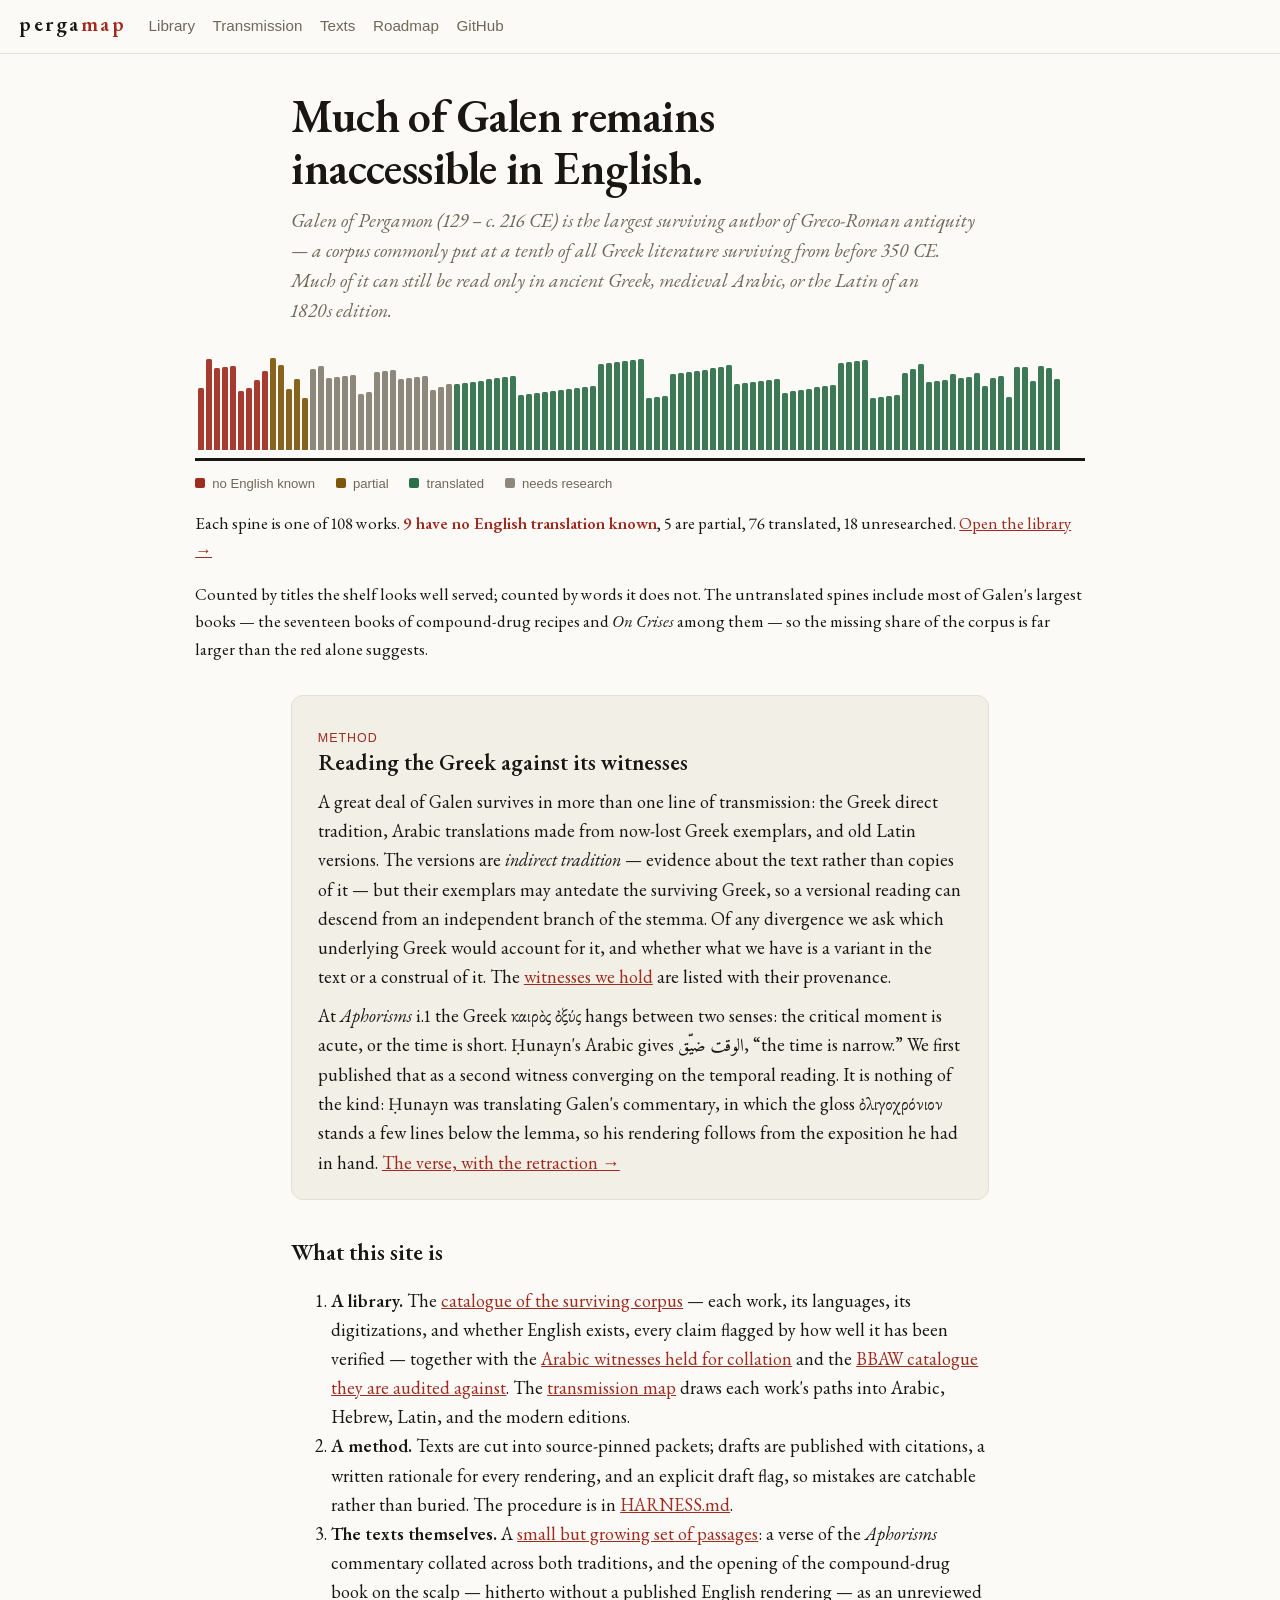
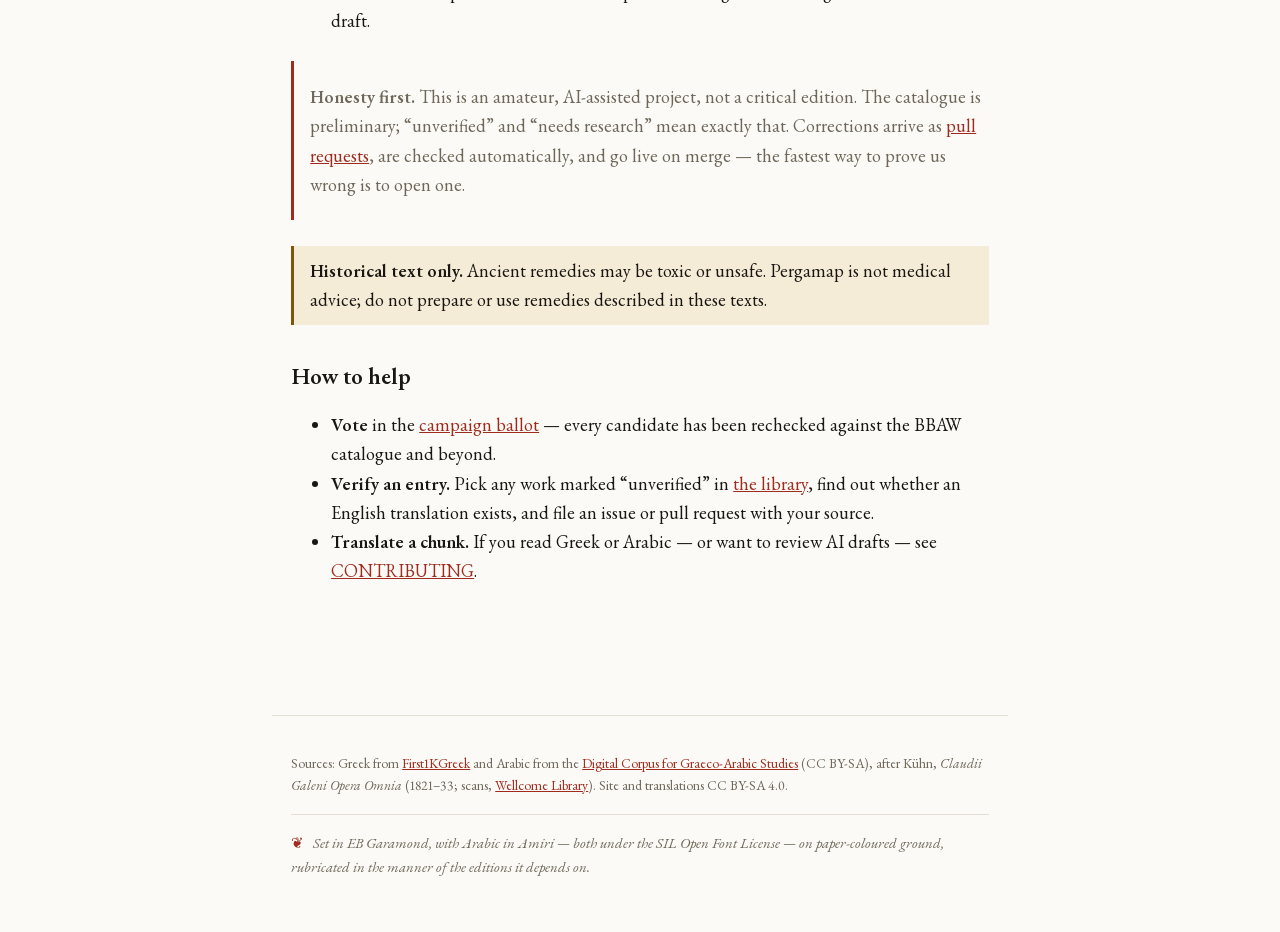
<file: index.html>
<!DOCTYPE html>
<html lang="en">
<head>
<meta charset="utf-8">
<meta name="viewport" content="width=device-width, initial-scale=1">
<title>Pergamap — mapping and translating the Galen nobody can read</title>
<meta name="description" content="A public map of Galen's surviving works — what exists, in which language, and what has never been translated into English — plus an open project to translate the rest.">
<meta property="og:title" content="Pergamap — an open atlas and translation workspace for Galen">
<meta property="og:description" content="A preliminary, source-aware map of Galen's surviving works, witnesses, and English translation coverage.">
<meta property="og:type" content="website">
<meta property="og:site_name" content="Pergamap">
<link rel="canonical" href="https://pergamap.com/">
<link rel="icon" href="/favicon.svg" type="image/svg+xml">
<link rel="alternate" type="application/ld+json" href="/data/catalogue-metadata.json" title="Pergamap dataset metadata">
<link rel="preload" href="assets/fonts/EBGaramond-400-latin.woff2" as="font" type="font/woff2" crossorigin>
<link rel="stylesheet" href="style.css">
</head>
<body>
<header class="site">
  <a class="brand" href="index.html" aria-current="page">Perga<span>map</span></a>
  <nav aria-label="Primary">
    <a href="library.html">Library</a>
    <a href="transmission.html">Transmission</a>
    <a href="translations/index.html">Texts</a>
    <a href="roadmap.html">Roadmap</a>
    <a href="https://github.com/posix4e/pergamap">GitHub</a>
  </nav>
</header>
<main>
  <h1>Much of Galen remains inaccessible in English.</h1>
  <p class="lead">Galen of Pergamon (129 – c. 216 CE) is the largest surviving author of Greco-Roman antiquity — a corpus commonly put at a tenth of all Greek literature surviving from before 350 CE. Much of it can still be read only in ancient Greek, medieval Arabic, or the Latin of an 1820s edition.</p>

  <div class="shelf-wrap">
    <div class="shelf" id="shelf" aria-hidden="true"></div>
    <div class="shelf-legend" aria-hidden="true">
      <span><i class="k-none"></i> no English known</span>
      <span><i class="k-partial"></i> partial</span>
      <span><i class="k-full"></i> translated</span>
      <span><i class="k-unknown"></i> needs research</span>
    </div>
    <p class="shelf-caption" id="shelf-caption">Each spine is one work. <noscript>JavaScript is off, so the shelf is empty — the complete catalogue is in <a href="data/works.json">works.json</a> and on the <a href="library.html">library page</a>.</noscript></p>
    <p class="shelf-caption">Counted by titles the shelf looks well served; counted by words it does not. The untranslated spines include most of Galen's largest books — the seventeen books of compound-drug recipes and <em>On Crises</em> among them — so the missing share of the corpus is far larger than the red alone suggests.</p>
    <p id="stats-error" class="error" role="alert" hidden>The catalogue could not be loaded; the shelf stands empty. The data itself is in <a href="data/works.json">works.json</a>.</p>
  </div>

  <div class="feature">
    <p class="feature-kicker">Method</p>
    <h2 class="feature-h">Reading the Greek against its witnesses</h2>
    <p>A great deal of Galen survives in more than one line of transmission: the Greek direct tradition, Arabic translations made from now-lost Greek exemplars, and old Latin versions. The versions are <em>indirect tradition</em> — evidence about the text rather than copies of it — but their exemplars may antedate the surviving Greek, so a versional reading can descend from an independent branch of the stemma. Of any divergence we ask which underlying Greek would account for it, and whether what we have is a variant in the text or a construal of it. The <a href="library.html#witnesses">witnesses we hold</a> are listed with their provenance.</p>
    <p>At <em>Aphorisms</em> i.1 the Greek <span lang="grc">καιρὸς ὀξύς</span> hangs between two senses: the critical moment is acute, or the time is short. Ḥunayn's Arabic gives <span lang="ar" dir="rtl">الوقت ضيّق</span>, “the time is narrow.” We first published that as a second witness converging on the temporal reading. It is nothing of the kind: Ḥunayn was translating Galen's commentary, in which the gloss <span lang="grc">ὀλιγοχρόνιον</span> stands a few lines below the lemma, so his rendering follows from the exposition he had in hand. <a href="translations/aphorisms-1-1.html">The verse, with the retraction →</a></p>
  </div>

  <h2>What this site is</h2>
  <ol>
    <li><strong>A library.</strong> The <a href="library.html">catalogue of the surviving corpus</a> — each work, its languages, its digitizations, and whether English exists, every claim flagged by how well it has been verified — together with the <a href="library.html#witnesses">Arabic witnesses held for collation</a> and the <a href="library.html#bbaw">BBAW catalogue they are audited against</a>. The <a href="transmission.html">transmission map</a> draws each work's paths into Arabic, Hebrew, Latin, and the modern editions.</li>
    <li><strong>A method.</strong> Texts are cut into source-pinned packets; drafts are published with citations, a written rationale for every rendering, and an explicit draft flag, so mistakes are catchable rather than buried. The procedure is in <a href="https://github.com/posix4e/pergamap/blob/main/HARNESS.md">HARNESS.md</a>.</li>
    <li><strong>The texts themselves.</strong> A <a href="translations/index.html">small but growing set of passages</a>: a verse of the <em>Aphorisms</em> commentary collated across both traditions, and the opening of the compound-drug book on the scalp — hitherto without a published English rendering — as an unreviewed draft.</li>
  </ol>

  <div class="notice">
    <p><strong>Honesty first.</strong> This is an amateur, AI-assisted project, not a critical edition. The catalogue is preliminary; “unverified” and “needs research” mean exactly that. Corrections arrive as <a href="https://github.com/posix4e/pergamap/blob/main/CONTRIBUTING.md">pull requests</a>, are checked automatically, and go live on merge — the fastest way to prove us wrong is to open one.</p>
  </div>
  <div class="notice medical-warning"><p><strong>Historical text only.</strong> Ancient remedies may be toxic or unsafe. Pergamap is not medical advice; do not prepare or use remedies described in these texts.</p></div>

  <h2>How to help</h2>
  <ul>
    <li><strong>Vote</strong> in the <a href="https://github.com/posix4e/pergamap/issues/18">campaign ballot</a> — every candidate has been rechecked against the BBAW catalogue and beyond.</li>
    <li><strong>Verify an entry.</strong> Pick any work marked “unverified” in <a href="library.html">the library</a>, find out whether an English translation exists, and file an issue or pull request with your source.</li>
    <li><strong>Translate a chunk.</strong> If you read Greek or Arabic — or want to review AI drafts — see <a href="https://github.com/posix4e/pergamap/blob/main/CONTRIBUTING.md">CONTRIBUTING</a>.</li>
  </ul>
</main>
<footer class="site">
  <p>Sources: Greek from <a href="https://github.com/OpenGreekAndLatin/First1KGreek">First1KGreek</a> and Arabic from the <a href="https://www.graeco-arabic-studies.org/">Digital Corpus for Graeco-Arabic Studies</a> (CC BY-SA), after Kühn, <em>Claudii Galeni Opera Omnia</em> (1821–33; scans, <a href="https://archive.org/details/b29339339_0012">Wellcome Library</a>). Site and translations CC BY-SA 4.0.</p>
  <p class="colophon">Set in EB Garamond, with Arabic in Amiri — both under the SIL Open Font License — on paper-coloured ground, rubricated in the manner of the editions it depends on.</p>
</footer>
<script src="assets/js/index.js" defer></script>
</body>
</html>
</file>
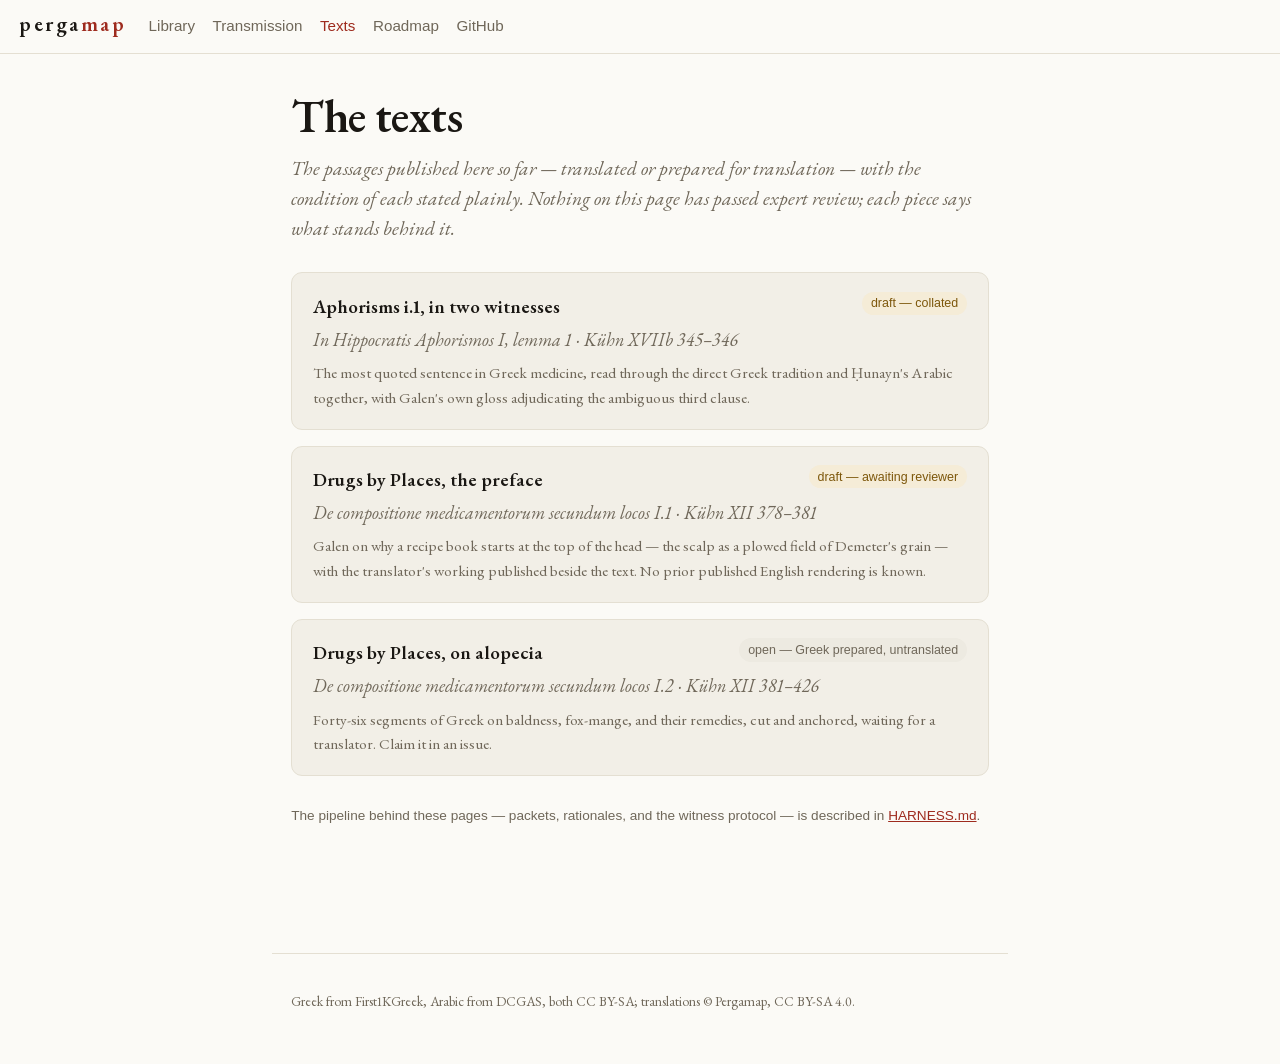
<file: translations/index.html>
<!DOCTYPE html>
<html lang="en">
<head>
<meta charset="utf-8">
<meta name="viewport" content="width=device-width, initial-scale=1">
<title>The texts — Pergamap</title>
<meta name="description" content="Every passage of Galen published on Pergamap: the collated Aphorisms verse and the source-pinned draft packets, each with its status stated plainly.">
<meta property="og:title" content="The texts — Pergamap">
<meta property="og:description" content="What has actually been translated here, and in what state.">
<meta property="og:type" content="website">
<meta property="og:site_name" content="Pergamap">
<link rel="canonical" href="https://pergamap.com/translations/">
<link rel="icon" href="/favicon.svg" type="image/svg+xml">
<link rel="stylesheet" href="../style.css">
</head>
<body>
<header class="site">
  <a class="brand" href="../index.html">Perga<span>map</span></a>
  <nav aria-label="Primary">
    <a href="../library.html">Library</a>
    <a href="../transmission.html">Transmission</a>
    <a href="index.html" class="here" aria-current="page">Texts</a>
    <a href="../roadmap.html">Roadmap</a>
    <a href="https://github.com/posix4e/pergamap">GitHub</a>
  </nav>
</header>
<main>
  <h1>The texts</h1>
  <p class="lead">The passages published here so far — translated or prepared for translation — with the condition of each stated plainly. Nothing on this page has passed expert review; each piece says what stands behind it.</p>

  <div class="textlist">
    <a class="textcard" href="aphorisms-1-1.html">
      <span class="chip partial">draft — collated</span>
      <h3>Aphorisms i.1, in two witnesses</h3>
      <span class="lat">In Hippocratis Aphorismos I, lemma 1 · Kühn XVIIb 345–346</span>
      <p>The most quoted sentence in Greek medicine, read through the direct Greek tradition and Ḥunayn's Arabic together, with Galen's own gloss adjudicating the ambiguous third clause.</p>
    </a>
    <a class="textcard" href="chunk.html?id=cml-1-1">
      <span class="chip partial">draft — awaiting reviewer</span>
      <h3>Drugs by Places, the preface</h3>
      <span class="lat">De compositione medicamentorum secundum locos I.1 · Kühn XII 378–381</span>
      <p>Galen on why a recipe book starts at the top of the head — the scalp as a plowed field of Demeter's grain — with the translator's working published beside the text. No prior published English rendering is known.</p>
    </a>
    <a class="textcard" href="chunk.html?id=cml-1-2">
      <span class="chip unknown">open — Greek prepared, untranslated</span>
      <h3>Drugs by Places, on alopecia</h3>
      <span class="lat">De compositione medicamentorum secundum locos I.2 · Kühn XII 381–426</span>
      <p>Forty-six segments of Greek on baldness, fox-mange, and their remedies, cut and anchored, waiting for a translator. Claim it in an issue.</p>
    </a>
  </div>

  <p class="crumb">The pipeline behind these pages — packets, rationales, and the witness protocol — is described in <a href="https://github.com/posix4e/pergamap/blob/main/HARNESS.md">HARNESS.md</a>.</p>
</main>
<footer class="site">
  <p>Greek from First1KGreek, Arabic from DCGAS, both CC BY-SA; translations © Pergamap, CC BY-SA 4.0.</p>
</footer>
</body>
</html>
</file>
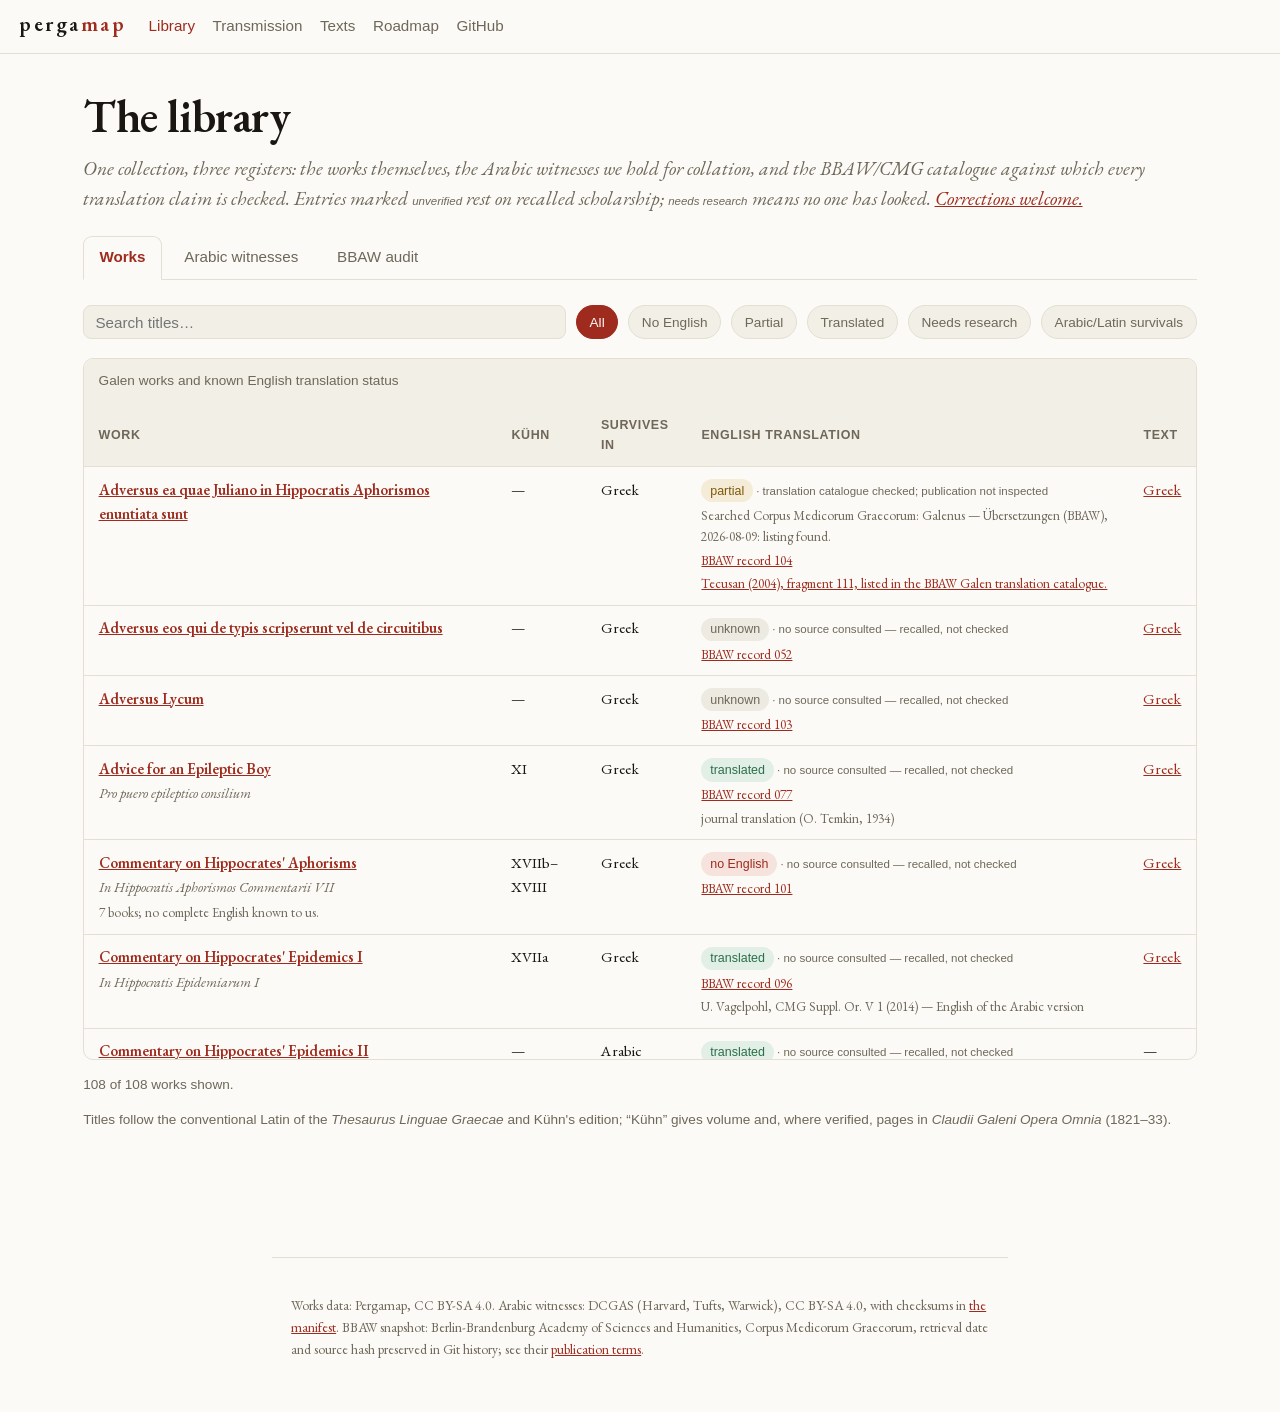
<file: library.html>
<!DOCTYPE html>
<html lang="en">
<head>
<meta charset="utf-8">
<meta name="viewport" content="width=device-width, initial-scale=1">
<title>The library — Pergamap</title>
<meta name="description" content="Galen's surviving works, the Arabic witnesses held for collation, and the BBAW/CMG translation catalogue they are checked against — one library, three registers.">
<meta property="og:title" content="The library — Pergamap">
<meta property="og:description" content="The catalogue of Galen's works, the Arabic witnesses, and the BBAW audit trail, in one place.">
<meta property="og:type" content="website">
<meta property="og:site_name" content="Pergamap">
<link rel="canonical" href="https://pergamap.com/library">
<link rel="icon" href="/favicon.svg" type="image/svg+xml">
<link rel="alternate" type="application/ld+json" href="/data/catalogue-metadata.json" title="Pergamap dataset metadata">
<link rel="stylesheet" href="style.css">
</head>
<body>
<header class="site">
  <a class="brand" href="index.html">Perga<span>map</span></a>
  <nav aria-label="Primary">
    <a href="library.html" class="here" aria-current="page">Library</a>
    <a href="transmission.html">Transmission</a>
    <a href="translations/index.html">Texts</a>
    <a href="roadmap.html">Roadmap</a>
    <a href="https://github.com/posix4e/pergamap">GitHub</a>
  </nav>
</header>
<main class="wide">
  <h1>The library</h1>
  <p class="lead">One collection, three registers: the works themselves, the Arabic witnesses we hold for collation, and the BBAW/CMG catalogue against which every translation claim is checked. Entries marked <span class="conf">unverified</span> rest on recalled scholarship; <span class="conf">needs research</span> means no one has looked. <a href="https://github.com/posix4e/pergamap/issues">Corrections welcome.</a></p>

  <noscript><p class="notice">JavaScript is off, so the tables and tabs will not render. The data is directly readable: <a href="data/works.json">works.json</a>, <a href="sources/arabic/manifest.json">the witness manifest</a>, and <a href="data/bbaw-galen-translations.json">the BBAW snapshot</a>.</p></noscript>
  <nav class="viewtabs" aria-label="Library views">
    <a href="#works" id="tab-works" aria-current="true">Works</a>
    <a href="#witnesses" id="tab-witnesses">Arabic witnesses</a>
    <a href="#bbaw" id="tab-bbaw">BBAW audit</a>
  </nav>

  <section class="view" id="view-works" aria-labelledby="tab-works">
    <div class="controls">
      <input type="search" id="works-q" placeholder="Search titles…" aria-label="Search titles">
      <button type="button" data-f="all" class="on" aria-pressed="true">All</button>
      <button type="button" data-f="none" aria-pressed="false">No English</button>
      <button type="button" data-f="partial" aria-pressed="false">Partial</button>
      <button type="button" data-f="full" aria-pressed="false">Translated</button>
      <button type="button" data-f="unknown" aria-pressed="false">Needs research</button>
      <button type="button" data-f="arabic" aria-pressed="false">Arabic/Latin survivals</button>
    </div>
    <div class="tablewrap">
    <table id="works-table">
      <caption>Galen works and known English translation status</caption>
      <thead><tr><th>Work</th><th>Kühn</th><th>Survives in</th><th>English translation</th><th>Text</th></tr></thead>
      <tbody></tbody>
    </table>
    </div>
    <p class="crumb" id="works-count" role="status" aria-live="polite">Loading catalogue…</p>
    <noscript><p class="notice">JavaScript is required for filtering. Read the complete data in <a href="data/works.json">works.json</a>.</p></noscript>
    <p class="crumb">Titles follow the conventional Latin of the <em>Thesaurus Linguae Graecae</em> and Kühn's edition; “Kühn” gives volume and, where verified, pages in <em>Claudii Galeni Opera Omnia</em> (1821–33).</p>
  </section>

  <section class="view" id="view-witnesses" aria-labelledby="tab-witnesses" hidden>
    <p>Ḥunayn ibn Isḥāq and his circle rendered Galen into Syriac and Arabic at Baghdad in the ninth century, sometimes from Greek exemplars older than surviving direct witnesses. In the language of textual criticism these versions are <em>indirect tradition</em> — evidence about the text rather than copies of it — but a versional reading can descend from an independent branch of the stemma, and so belongs in it. Of any divergence, the question is which underlying Greek would account for it. Files come from the <a href="https://www.graeco-arabic-studies.org/">Digital Corpus for Graeco-Arabic Studies</a> under CC BY-SA 4.0; their later branches are drawn in the <a href="transmission.html">transmission map</a>.</p>
    <div class="stats">
      <div class="stat"><b id="s-transl">–</b><span>translations</span></div>
      <div class="stat"><b id="s-summ">–</b><span>summaries and epitomes</span></div>
      <div class="stat"><b id="s-cat">–</b><span>catalogues of Ḥunayn</span></div>
      <div class="stat"><b id="s-chars">–</b><span>Arabic characters held</span></div>
    </div>
    <div class="controls">
      <input type="search" id="wit-q" placeholder="Search titles…" aria-label="Search witness titles">
      <button type="button" data-f="all" class="on" aria-pressed="true">All</button>
      <button type="button" data-f="translation" aria-pressed="false">Translations</button>
      <button type="button" data-f="summary" aria-pressed="false">Summaries</button>
      <button type="button" data-f="catalogue" aria-pressed="false">Catalogues</button>
    </div>
    <div class="tablewrap">
    <table id="wit-table">
      <caption>Arabic source files, provenance, and edition anchors</caption>
      <thead><tr><th>Text</th><th>Kind</th><th>On Galen's</th><th>Anchored to</th><th>Extent</th><th>Files</th></tr></thead>
      <tbody></tbody>
    </table>
    </div>
    <p class="crumb" id="wit-count" role="status" aria-live="polite">Loading witness manifest…</p>
    <noscript><p class="notice">JavaScript is required for filtering. Read the complete data in <a href="sources/arabic/manifest.json">manifest.json</a>.</p></noscript>
    <p>Five of the translations have no Greek counterpart, the Greek being lost: <em>De nominibus medicis</em>, <em>De partium homoeomerium differentia</em>, <em>De optimo medico cognoscendo</em>, <em>De partibus artis medicativae</em>, <em>De causis contentivis</em>. For these the Arabic is not a check upon the text but the text itself. The first has never been put into English; a German version of 1931 is all there is.</p>
  </section>

  <section class="view" id="view-bbaw" aria-labelledby="tab-bbaw" hidden>
    <p>Source evidence, distinct from Pergamap's editorial claims: a dated local index of the <a href="https://cmg.bbaw.de/startseite/arbeitsmittel/werkverzeichnisse/galenus-uebersetzungen/">BBAW/CMG catalogue of modern Galen translations</a>, refreshed weekly, recording titles, Kühn references, record numbers, and whether each language column carries an entry. The bibliographic strings remain on BBAW's authoritative page.</p>
    <div class="stats">
      <div class="stat"><b id="record-total">–</b><span>BBAW records</span></div>
      <div class="stat"><b id="english-total">–</b><span>with English listed</span></div>
      <div class="stat"><b id="retrieved-on">–</b><span>snapshot date</span></div>
    </div>
    <div class="controls">
      <input type="search" id="bbaw-q" placeholder="Search titles or Kühn references…" aria-label="Search BBAW titles and Kühn references">
      <button type="button" data-f="all" class="on" aria-pressed="true">All</button>
      <button type="button" data-f="english" aria-pressed="false">English listed</button>
      <button type="button" data-f="no-english" aria-pressed="false">English column empty</button>
    </div>
    <div class="tablewrap">
    <table id="bbaw-table">
      <caption>BBAW/CMG Galen translation records</caption>
      <thead><tr><th>Record</th><th>Work</th><th>Kühn</th><th>English</th><th>Other languages</th><th>Pergamap</th></tr></thead>
      <tbody></tbody>
    </table>
    </div>
    <p class="crumb" id="bbaw-count" role="status" aria-live="polite">Loading BBAW snapshot…</p>
    <noscript><p class="notice">JavaScript is required for filtering. Read the complete snapshot in <a href="data/bbaw-galen-translations.json">bbaw-galen-translations.json</a>.</p></noscript>
    <p class="notice"><strong>Evidence boundary:</strong> an empty English column means only that this index found no English entry — not that none exists. A catalogue listing is not verification of the publication itself; a 1928 Edinburgh thesis containing a complete English <em>De differentiis febrium</em> appears in no catalogue at all.</p>
  </section>
</main>
<footer class="site">
  <p>Works data: Pergamap, CC BY-SA 4.0. Arabic witnesses: DCGAS (Harvard, Tufts, Warwick), CC BY-SA 4.0, with checksums in <a href="https://github.com/posix4e/pergamap/blob/main/sources/arabic/manifest.json">the manifest</a>. BBAW snapshot: Berlin-Brandenburg Academy of Sciences and Humanities, Corpus Medicorum Graecorum, retrieval date and source hash preserved in Git history; see their <a href="https://cmg.bbaw.de/startseite/impressum/">publication terms</a>.</p>
</footer>
<script src="assets/js/library.js" defer></script>
<script src="assets/js/corpus.js" defer></script>
<script src="assets/js/witnesses.js" defer></script>
<script src="assets/js/bbaw-catalogue.js" defer></script>
</body>
</html>
</file>
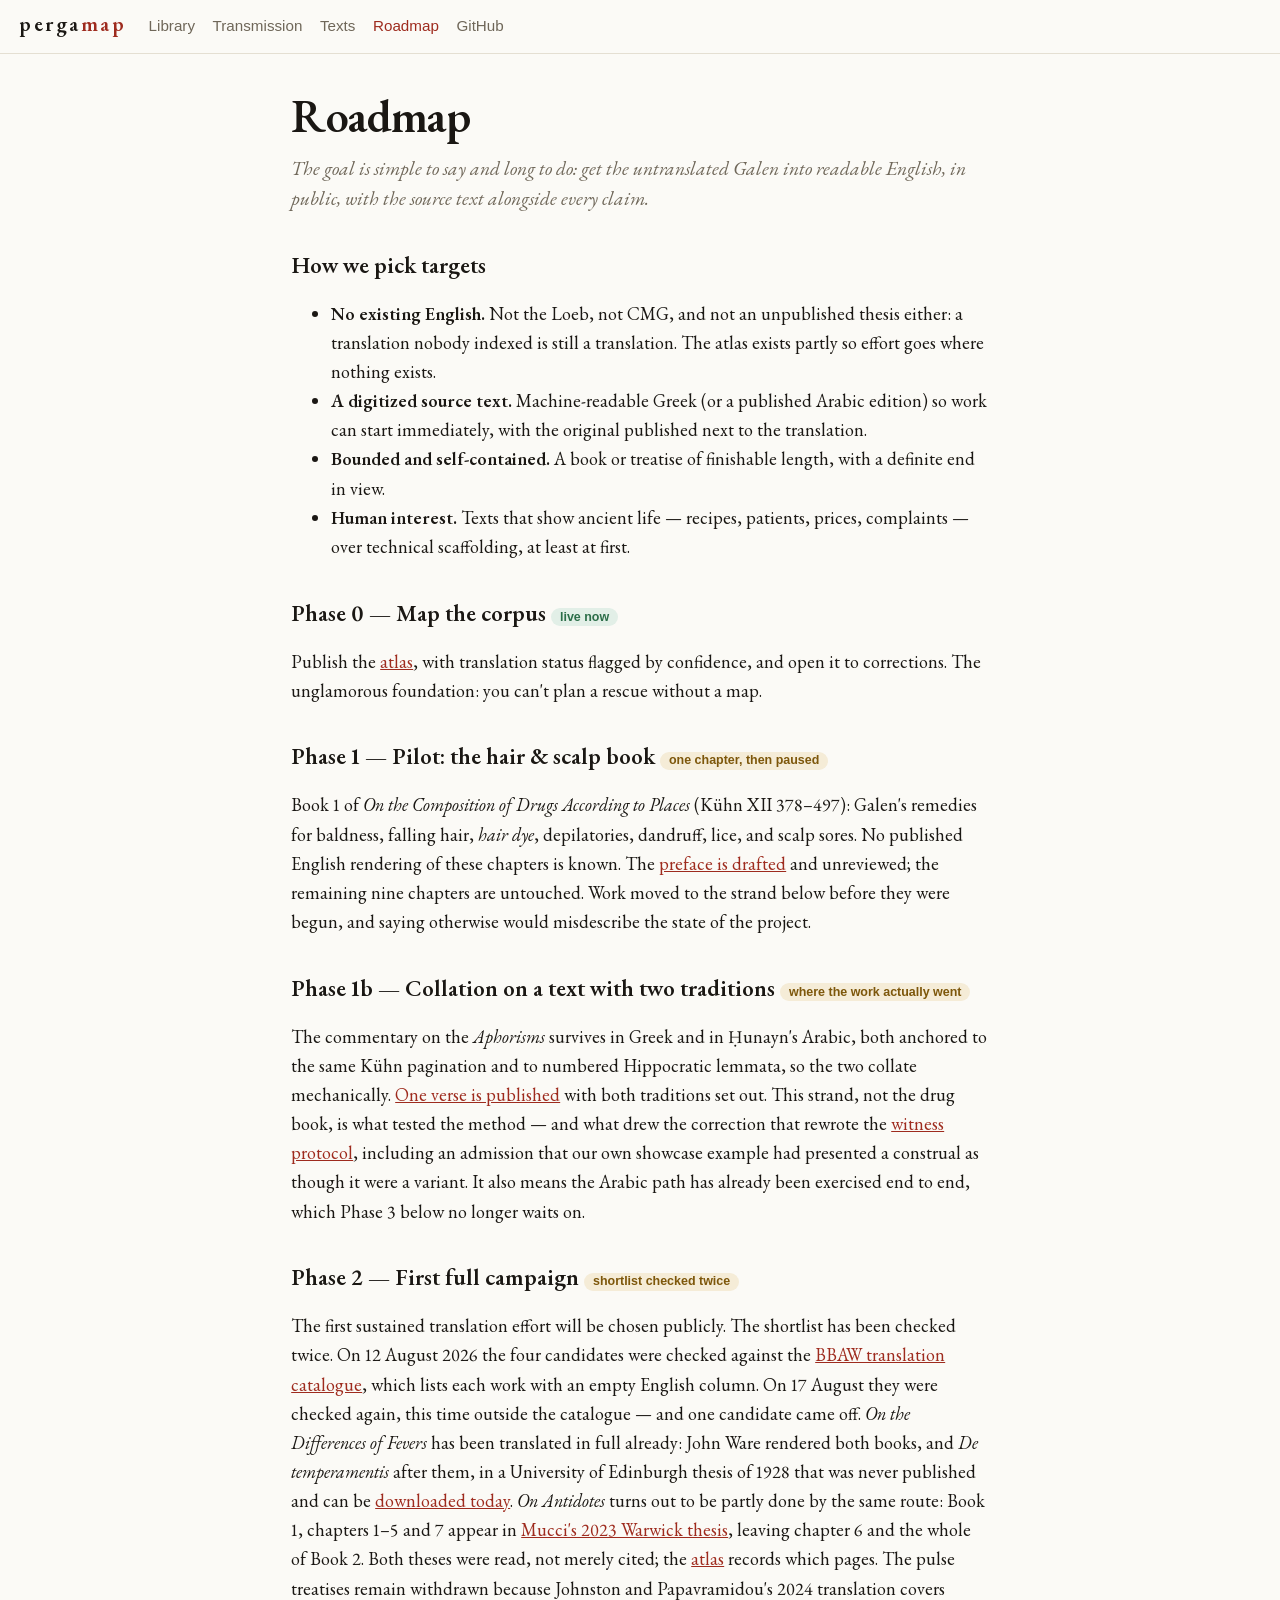
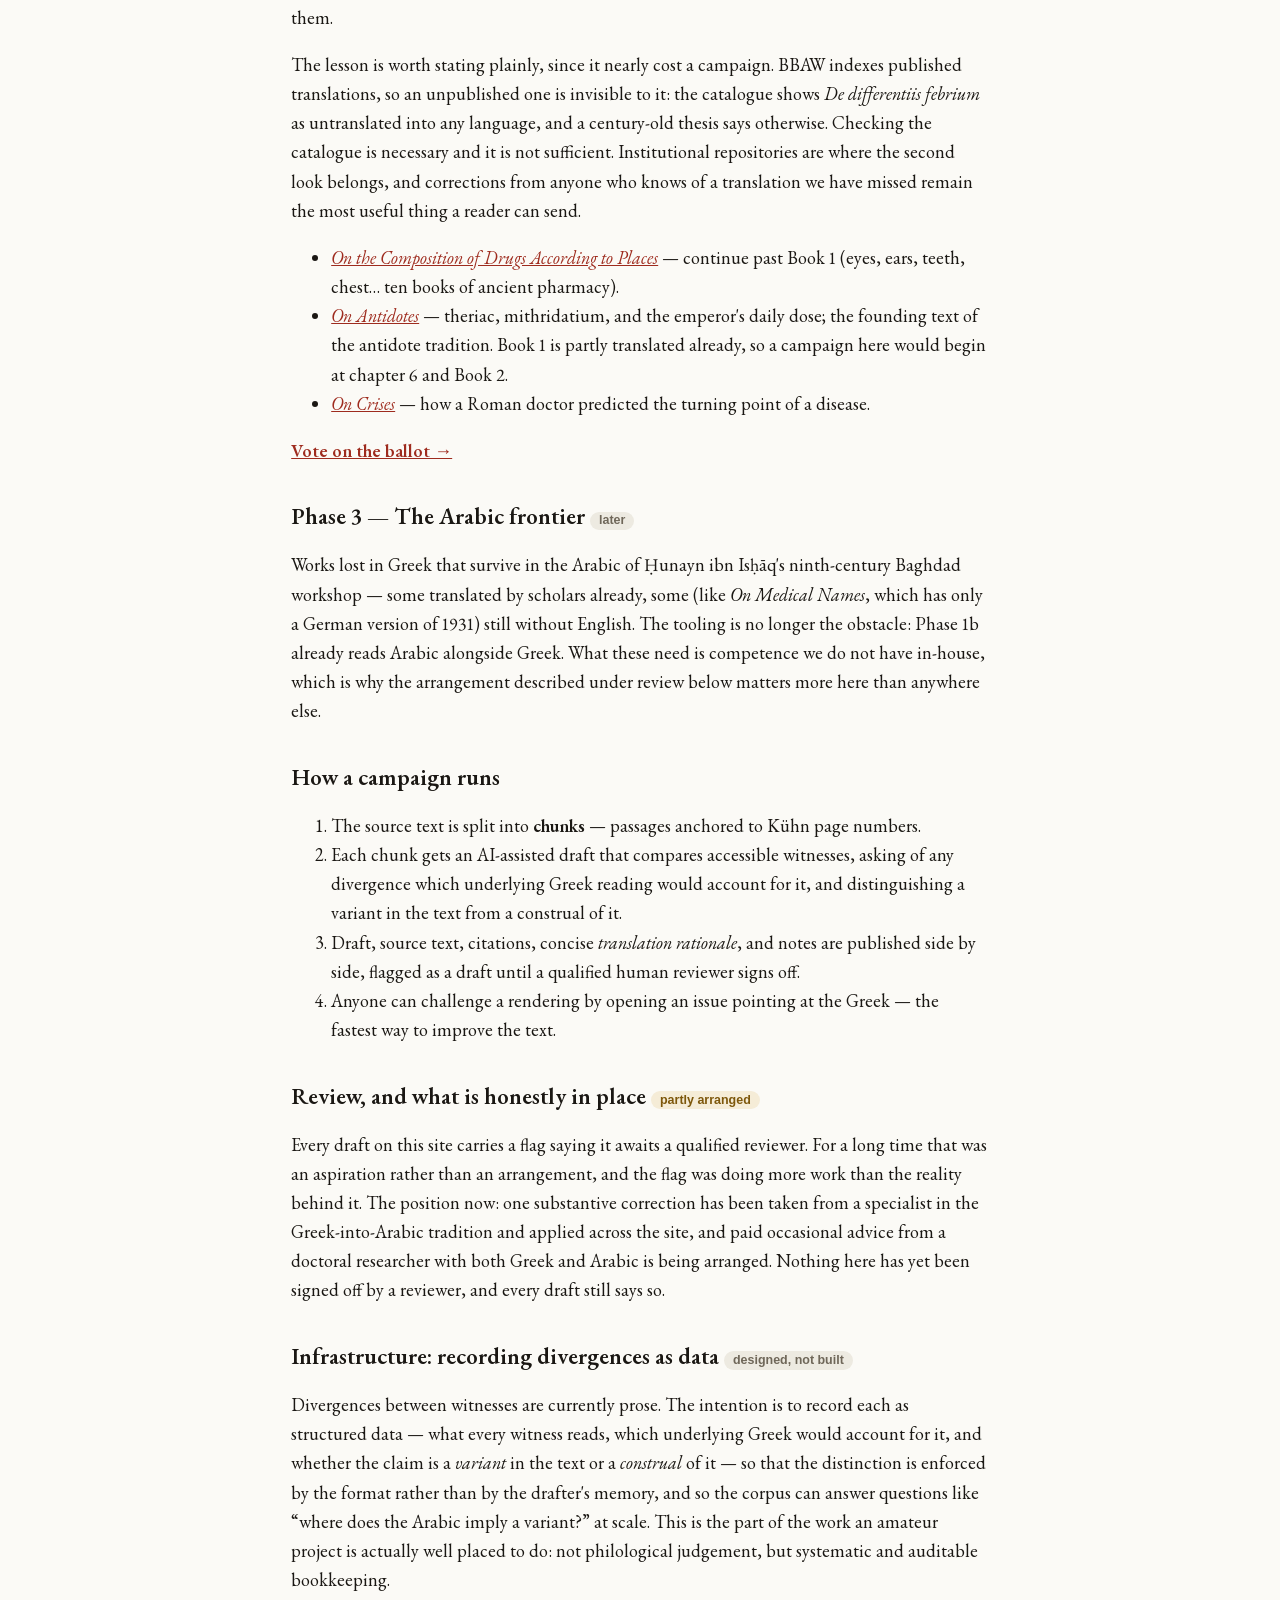
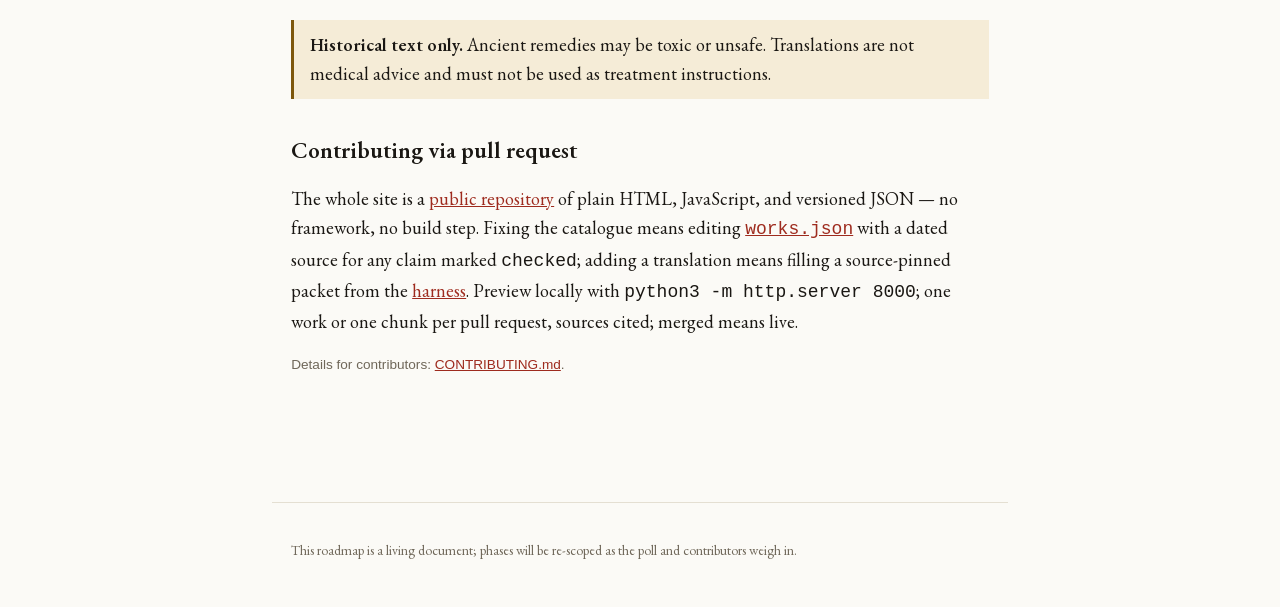
<file: roadmap.html>
<!DOCTYPE html>
<html lang="en">
<head>
<meta charset="utf-8">
<meta name="viewport" content="width=device-width, initial-scale=1">
<title>Roadmap — Pergamap</title>
<meta name="description" content="The plan for translating Galen's untranslated works into English, phase by phase.">
<meta property="og:title" content="Translation roadmap — Pergamap">
<meta property="og:description" content="A source-aware plan for publishing and reviewing open English drafts of Galen.">
<meta property="og:type" content="website">
<meta property="og:site_name" content="Pergamap">
<link rel="canonical" href="https://pergamap.com/roadmap">
<link rel="icon" href="/favicon.svg" type="image/svg+xml">
<link rel="stylesheet" href="style.css">
</head>
<body>
<header class="site">
  <a class="brand" href="index.html">Perga<span>map</span></a>
  <nav aria-label="Primary">
    <a href="library.html">Library</a>
    <a href="transmission.html">Transmission</a>
    <a href="translations/index.html">Texts</a>
    <a href="roadmap.html" class="here" aria-current="page">Roadmap</a>
    <a href="https://github.com/posix4e/pergamap">GitHub</a>
  </nav>
</header>
<main>
  <h1>Roadmap</h1>
  <p class="lead">The goal is simple to say and long to do: get the untranslated Galen into readable English, in public, with the source text alongside every claim.</p>

  <h2>How we pick targets</h2>
  <ul>
    <li><strong>No existing English.</strong> Not the Loeb, not CMG, and not an unpublished thesis either: a translation nobody indexed is still a translation. The atlas exists partly so effort goes where nothing exists.</li>
    <li><strong>A digitized source text.</strong> Machine-readable Greek (or a published Arabic edition) so work can start immediately, with the original published next to the translation.</li>
    <li><strong>Bounded and self-contained.</strong> A book or treatise of finishable length, with a definite end in view.</li>
    <li><strong>Human interest.</strong> Texts that show ancient life — recipes, patients, prices, complaints — over technical scaffolding, at least at first.</li>
  </ul>

  <h2>Phase 0 — Map the corpus <span class="chip full">live now</span></h2>
  <p>Publish the <a href="library.html">atlas</a>, with translation status flagged by confidence, and open it to corrections. The unglamorous foundation: you can't plan a rescue without a map.</p>

  <h2>Phase 1 — Pilot: the hair &amp; scalp book <span class="chip partial">one chapter, then paused</span></h2>
  <p>Book 1 of <em>On the Composition of Drugs According to Places</em> (Kühn XII 378–497): Galen's remedies for baldness, falling hair, <em>hair dye</em>, depilatories, dandruff, lice, and scalp sores. No published English rendering of these chapters is known. The <a href="translations/chunk.html?id=cml-1-1">preface is drafted</a> and unreviewed; the remaining nine chapters are untouched. Work moved to the strand below before they were begun, and saying otherwise would misdescribe the state of the project.</p>

  <h2>Phase 1b — Collation on a text with two traditions <span class="chip partial">where the work actually went</span></h2>
  <p>The commentary on the <em>Aphorisms</em> survives in Greek and in Ḥunayn's Arabic, both anchored to the same Kühn pagination and to numbered Hippocratic lemmata, so the two collate mechanically. <a href="translations/aphorisms-1-1.html">One verse is published</a> with both traditions set out. This strand, not the drug book, is what tested the method — and what drew the correction that rewrote the <a href="https://github.com/posix4e/pergamap/blob/main/HARNESS.md#the-witness-protocol">witness protocol</a>, including an admission that our own showcase example had presented a construal as though it were a variant. It also means the Arabic path has already been exercised end to end, which Phase 3 below no longer waits on.</p>

  <h2>Phase 2 — First full campaign <span class="chip partial">shortlist checked twice</span></h2>
  <p>The first sustained translation effort will be chosen publicly. The shortlist has been checked twice. On 12 August 2026 the four candidates were checked against the <a href="https://cmg.bbaw.de/startseite/arbeitsmittel/werkverzeichnisse/galenus-uebersetzungen/">BBAW translation catalogue</a>, which lists each work with an empty English column. On 17 August they were checked again, this time outside the catalogue — and one candidate came off. <em>On the Differences of Fevers</em> has been translated in full already: John Ware rendered both books, and <em>De temperamentis</em> after them, in a University of Edinburgh thesis of 1928 that was never published and can be <a href="https://era.ed.ac.uk/handle/1842/20280">downloaded today</a>. <em>On Antidotes</em> turns out to be partly done by the same route: Book 1, chapters 1–5 and 7 appear in <a href="https://wrap.warwick.ac.uk/id/eprint/180856/">Mucci's 2023 Warwick thesis</a>, leaving chapter 6 and the whole of Book 2. Both theses were read, not merely cited; the <a href="library.html">atlas</a> records which pages. The pulse treatises remain withdrawn because Johnston and Papavramidou's 2024 translation covers them.</p>

  <p>The lesson is worth stating plainly, since it nearly cost a campaign. BBAW indexes published translations, so an unpublished one is invisible to it: the catalogue shows <em>De differentiis febrium</em> as untranslated into any language, and a century-old thesis says otherwise. Checking the catalogue is necessary and it is not sufficient. Institutional repositories are where the second look belongs, and corrections from anyone who knows of a translation we have missed remain the most useful thing a reader can send.</p>
  <ul>
    <li><a href="library.html?work=tlg076"><em>On the Composition of Drugs According to Places</em></a> — continue past Book 1 (eyes, ears, teeth, chest… ten books of ancient pharmacy).</li>
    <li><a href="library.html?work=tlg078"><em>On Antidotes</em></a> — theriac, mithridatium, and the emperor's daily dose; the founding text of the antidote tradition. Book 1 is partly translated already, so a campaign here would begin at chapter 6 and Book 2.</li>
    <li><a href="library.html?work=tlg064"><em>On Crises</em></a> — how a Roman doctor predicted the turning point of a disease.</li>
  </ul>
  <p><a href="https://github.com/posix4e/pergamap/issues/18"><strong>Vote on the ballot →</strong></a></p>

  <h2>Phase 3 — The Arabic frontier <span class="chip unknown">later</span></h2>
  <p>Works lost in Greek that survive in the Arabic of Ḥunayn ibn Isḥāq's ninth-century Baghdad workshop — some translated by scholars already, some (like <em>On Medical Names</em>, which has only a German version of 1931) still without English. The tooling is no longer the obstacle: Phase 1b already reads Arabic alongside Greek. What these need is competence we do not have in-house, which is why the arrangement described under review below matters more here than anywhere else.</p>

  <h2>How a campaign runs</h2>
  <ol>
    <li>The source text is split into <strong>chunks</strong> — passages anchored to Kühn page numbers.</li>
    <li>Each chunk gets an AI-assisted draft that compares accessible witnesses, asking of any divergence which underlying Greek reading would account for it, and distinguishing a variant in the text from a construal of it.</li>
    <li>Draft, source text, citations, concise <em>translation rationale</em>, and notes are published side by side, flagged as a draft until a qualified human reviewer signs off.</li>
    <li>Anyone can challenge a rendering by opening an issue pointing at the Greek — the fastest way to improve the text.</li>
  </ol>

  <h2>Review, and what is honestly in place <span class="chip partial">partly arranged</span></h2>
  <p>Every draft on this site carries a flag saying it awaits a qualified reviewer. For a long time that was an aspiration rather than an arrangement, and the flag was doing more work than the reality behind it. The position now: one substantive correction has been taken from a specialist in the Greek-into-Arabic tradition and applied across the site, and paid occasional advice from a doctoral researcher with both Greek and Arabic is being arranged. Nothing here has yet been signed off by a reviewer, and every draft still says so.</p>

  <h2>Infrastructure: recording divergences as data <span class="chip unknown">designed, not built</span></h2>
  <p>Divergences between witnesses are currently prose. The intention is to record each as structured data — what every witness reads, which underlying Greek would account for it, and whether the claim is a <em>variant</em> in the text or a <em>construal</em> of it — so that the distinction is enforced by the format rather than by the drafter's memory, and so the corpus can answer questions like “where does the Arabic imply a variant?” at scale. This is the part of the work an amateur project is actually well placed to do: not philological judgement, but systematic and auditable bookkeeping.</p>
  <div class="notice medical-warning"><p><strong>Historical text only.</strong> Ancient remedies may be toxic or unsafe. Translations are not medical advice and must not be used as treatment instructions.</p></div>

  <h2>Contributing via pull request</h2>
  <p>The whole site is a <a href="https://github.com/posix4e/pergamap">public repository</a> of plain HTML, JavaScript, and versioned JSON — no framework, no build step. Fixing the catalogue means editing <a href="https://github.com/posix4e/pergamap/blob/main/data/works.json"><code>works.json</code></a> with a dated source for any claim marked <code>checked</code>; adding a translation means filling a source-pinned packet from the <a href="https://github.com/posix4e/pergamap/blob/main/HARNESS.md">harness</a>. Preview locally with <code>python3 -m http.server 8000</code>; one work or one chunk per pull request, sources cited; merged means live.</p>
  <p class="crumb">Details for contributors: <a href="https://github.com/posix4e/pergamap/blob/main/CONTRIBUTING.md">CONTRIBUTING.md</a>.</p>
</main>
<footer class="site">
  <p>This roadmap is a living document; phases will be re-scoped as the poll and contributors weigh in.</p>
</footer>
</body>
</html>
</file>
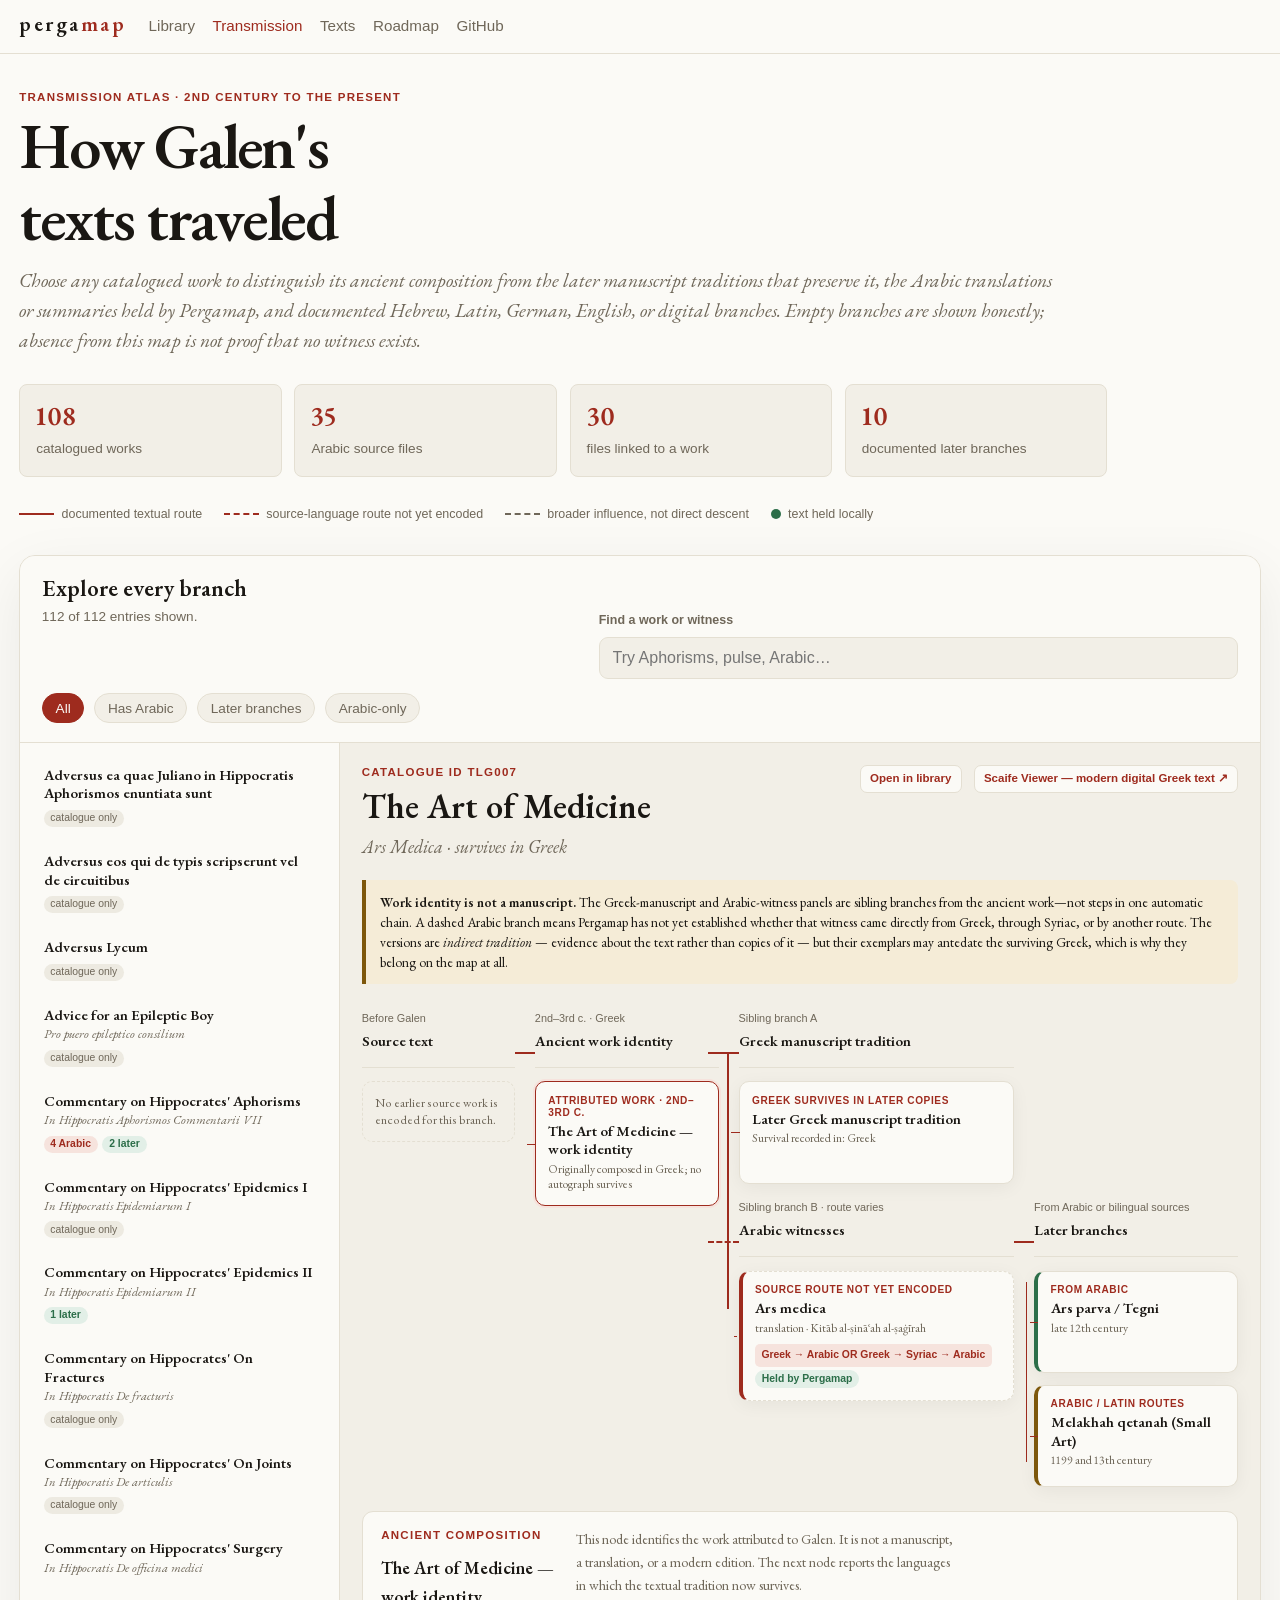
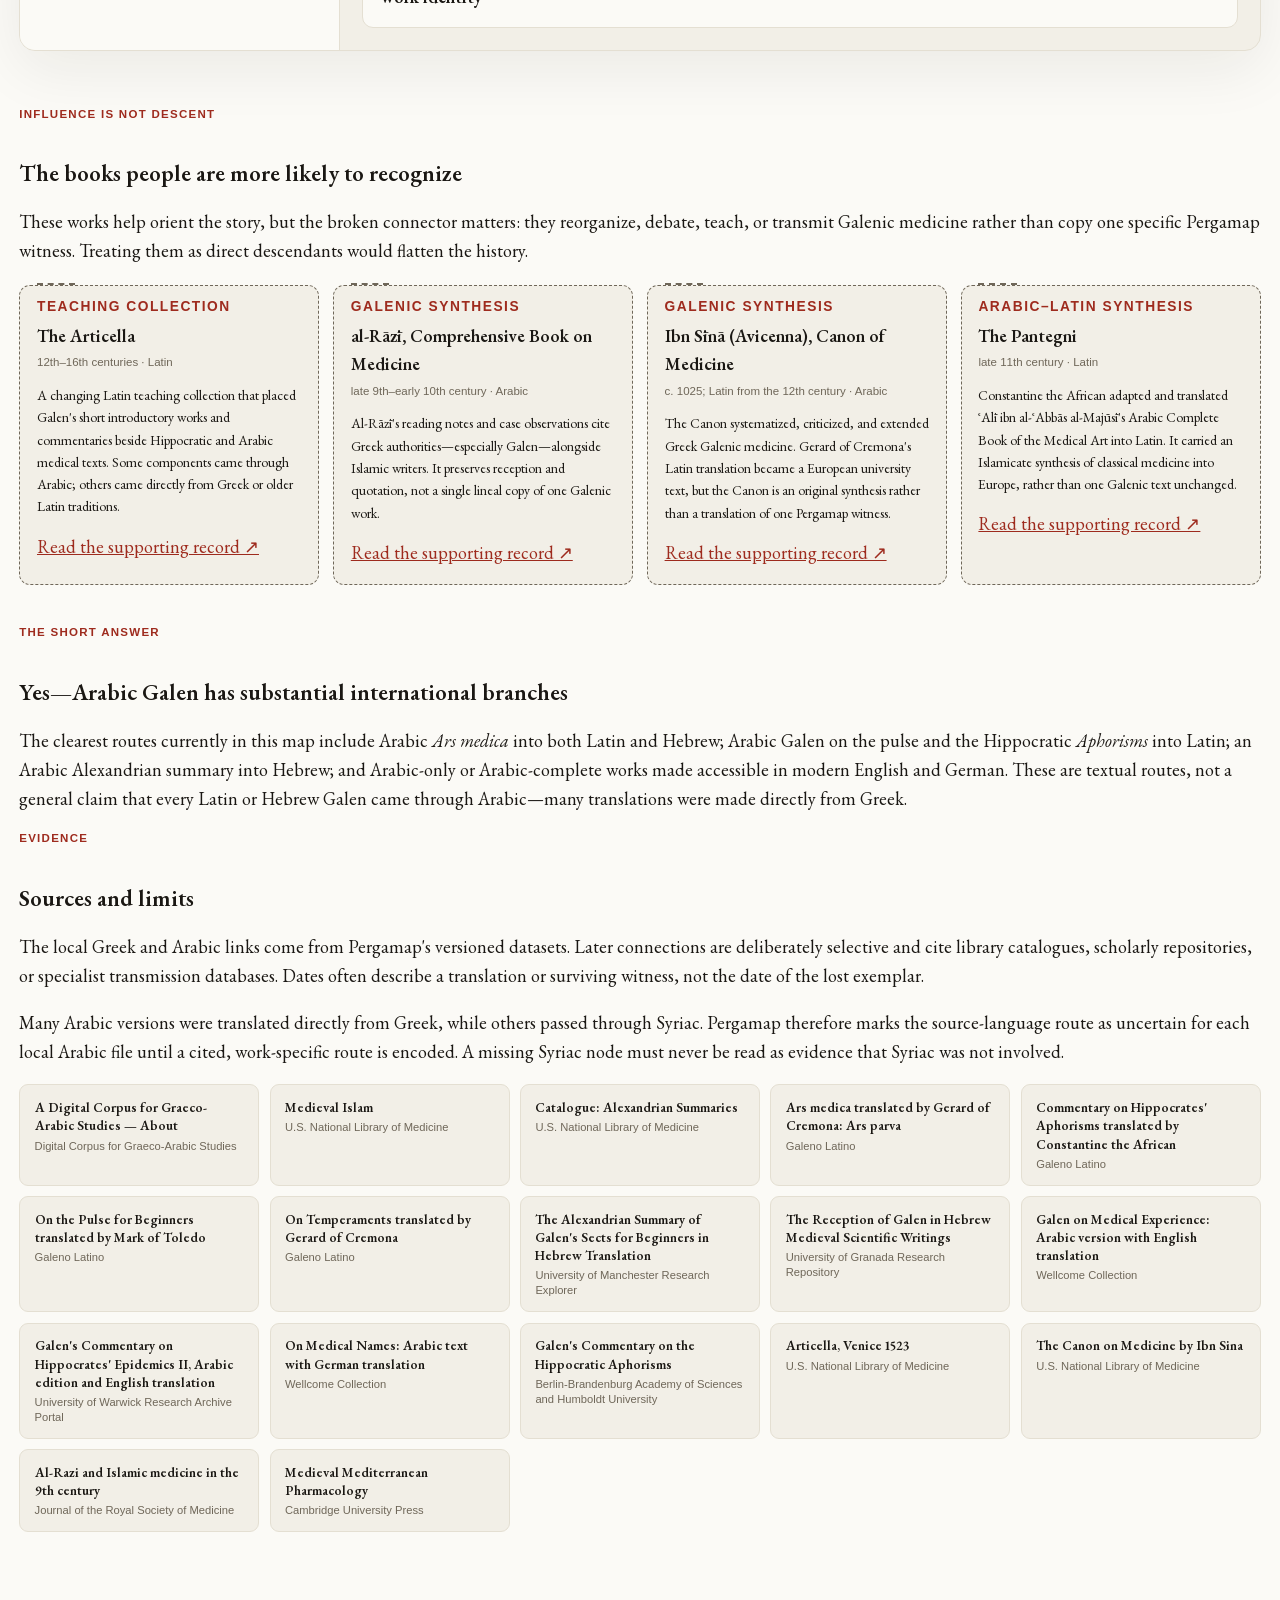
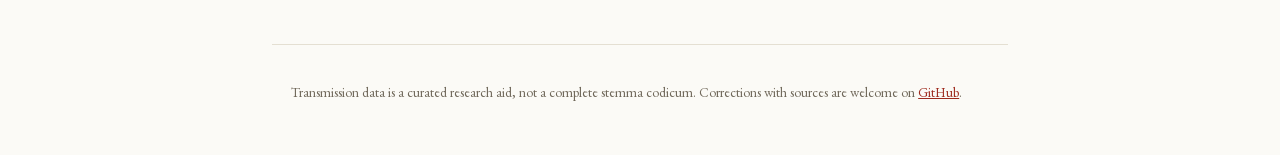
<file: transmission.html>
<!DOCTYPE html>
<html lang="en">
<head>
<meta charset="utf-8">
<meta name="viewport" content="width=device-width, initial-scale=1">
<title>How Galen's texts traveled — Pergamap</title>
<meta name="description" content="An interactive, source-backed map of Galen's Greek works, Arabic witnesses, and documented Hebrew, Latin, German, and English branches.">
<meta property="og:title" content="How Galen's texts traveled — Pergamap">
<meta property="og:description" content="Follow Galen's works through Arabic witnesses into Hebrew, Latin, and modern editions—and distinguish direct translation from broader influence.">
<meta property="og:type" content="website">
<meta property="og:site_name" content="Pergamap">
<meta property="og:image" content="https://pergamap.com/assets/og-transmission.jpg">
<meta property="og:image:alt" content="A branching line connects Greek and Arabic manuscript fragments to Hebrew and Latin fragments beside the title How Galen's Texts Traveled.">
<meta property="og:image:width" content="1200">
<meta property="og:image:height" content="630">
<meta name="twitter:card" content="summary_large_image">
<link rel="canonical" href="https://pergamap.com/transmission">
<link rel="icon" href="/favicon.svg" type="image/svg+xml">
<link rel="alternate" type="application/json" href="/data/transmission.json" title="Pergamap transmission-map data">
<link rel="stylesheet" href="style.css?v=20260810-transmission-routes">
</head>
<body>
<header class="site">
  <a class="brand" href="index.html">Perga<span>map</span></a>
  <nav aria-label="Primary">
    <a href="library.html">Library</a>
    <a href="transmission.html" class="here" aria-current="page">Transmission</a>
    <a href="translations/index.html">Texts</a>
    <a href="roadmap.html">Roadmap</a>
    <a href="https://github.com/posix4e/pergamap">GitHub</a>
  </nav>
</header>
<main class="map-page">
  <p class="eyebrow">Transmission atlas · 2nd century to the present</p>
  <h1>How Galen's texts traveled</h1>
  <p class="lead">Choose any catalogued work to distinguish its ancient composition from the later manuscript traditions that preserve it, the Arabic translations or summaries held by Pergamap, and documented Hebrew, Latin, German, English, or digital branches. Empty branches are shown honestly; absence from this map is not proof that no witness exists.</p>

  <div class="stats map-stats" aria-label="Map coverage">
    <div class="stat"><b id="map-work-count">–</b><span>catalogued works</span></div>
    <div class="stat"><b id="map-arabic-count">–</b><span>Arabic source files</span></div>
    <div class="stat"><b id="map-linked-count">–</b><span>files linked to a work</span></div>
    <div class="stat"><b id="map-branch-count">–</b><span>documented later branches</span></div>
  </div>

  <div class="map-key" aria-label="Relationship key">
    <span><i class="key-line direct" aria-hidden="true"></i> documented textual route</span>
    <span><i class="key-line uncertainty" aria-hidden="true"></i> source-language route not yet encoded</span>
    <span><i class="key-line influence" aria-hidden="true"></i> broader influence, not direct descent</span>
    <span><i class="key-dot local" aria-hidden="true"></i> text held locally</span>
  </div>

  <section class="map-explorer" aria-labelledby="explorer-heading">
    <div class="map-controls">
      <div>
        <h2 id="explorer-heading">Explore every branch</h2>
        <p id="map-status" class="crumb" role="status" aria-live="polite">Loading the transmission map…</p>
      </div>
      <label class="search-label" for="map-search">Find a work or witness</label>
      <input type="search" id="map-search" placeholder="Try Aphorisms, pulse, Arabic…" autocomplete="off">
      <div class="controls compact" aria-label="Filter map entries">
        <button type="button" data-map-filter="all" class="on" aria-pressed="true">All</button>
        <button type="button" data-map-filter="arabic" aria-pressed="false">Has Arabic</button>
        <button type="button" data-map-filter="international" aria-pressed="false">Later branches</button>
        <button type="button" data-map-filter="arabic-only" aria-pressed="false">Arabic-only</button>
      </div>
    </div>

    <div class="map-workspace">
      <aside class="map-index" aria-label="Works and Arabic-only records">
        <div id="map-list" class="map-list"></div>
      </aside>

      <div class="map-branch">
        <div class="branch-heading">
          <div>
            <p class="eyebrow" id="selected-kicker">Selected branch</p>
            <h2 id="selected-title">Loading…</h2>
            <p id="selected-subtitle" class="branch-subtitle"></p>
          </div>
          <div id="selected-links" class="branch-links"></div>
        </div>

        <p class="transmission-caveat"><strong>Work identity is not a manuscript.</strong> The Greek-manuscript and Arabic-witness panels are sibling branches from the ancient work—not steps in one automatic chain. A dashed Arabic branch means Pergamap has not yet established whether that witness came directly from Greek, through Syriac, or by another route. The versions are <em>indirect tradition</em> — evidence about the text rather than copies of it — but their exemplars may antedate the surviving Greek, which is why they belong on the map at all.</p>

        <div class="tree-stages" id="tree-stages" aria-label="Historical transmission branch">
          <section class="tree-stage stage-source" aria-labelledby="stage-source-title">
            <header><span>Before Galen</span><b id="stage-source-title">Source text</b></header>
            <div id="stage-source" class="tree-nodes"></div>
          </section>
          <section class="tree-stage stage-composition" aria-labelledby="stage-composition-title">
            <header><span>2nd–3rd c. · Greek</span><b id="stage-composition-title">Ancient work identity</b></header>
            <div id="stage-composition" class="tree-nodes"></div>
          </section>
          <section class="tree-stage stage-tradition" aria-labelledby="stage-tradition-title">
            <header><span>Sibling branch A</span><b id="stage-tradition-title">Greek manuscript tradition</b></header>
            <div id="stage-tradition" class="tree-nodes"></div>
          </section>
          <section class="tree-stage stage-arabic translation-route" aria-labelledby="stage-arabic-title">
            <header><span>Sibling branch B · route varies</span><b id="stage-arabic-title">Arabic witnesses</b></header>
            <div id="stage-arabic" class="tree-nodes"></div>
          </section>
          <section class="tree-stage stage-later" aria-labelledby="stage-later-title">
            <header><span>From Arabic or bilingual sources</span><b id="stage-later-title">Later branches</b></header>
            <div id="stage-later" class="tree-nodes"></div>
          </section>
        </div>

        <aside id="node-detail" class="node-detail" aria-live="polite" aria-labelledby="detail-title">
          <p class="eyebrow" id="detail-kind">How to read this</p>
          <h3 id="detail-title">Select a node for its evidence</h3>
          <p id="detail-description">Each connection is labeled by relationship and backed by the sources listed with the node.</p>
          <div id="detail-links" class="detail-links"></div>
        </aside>
      </div>
    </div>
    <p id="map-error" class="error" role="alert" hidden>The transmission data could not be loaded. The raw datasets remain available below.</p>
    <noscript><p class="notice">JavaScript is required for the interactive map. You can inspect <a href="data/works.json">the full works catalogue</a>, <a href="sources/arabic/manifest.json">the Arabic manifest</a>, and <a href="data/transmission.json">the cited relationship data</a> directly.</p></noscript>
  </section>

  <section aria-labelledby="afterlives-title">
    <p class="eyebrow">Influence is not descent</p>
    <h2 id="afterlives-title">The books people are more likely to recognize</h2>
    <p>These works help orient the story, but the broken connector matters: they reorganize, debate, teach, or transmit Galenic medicine rather than copy one specific Pergamap witness. Treating them as direct descendants would flatten the history.</p>
    <div id="context-cards" class="context-grid"></div>
  </section>

  <section aria-labelledby="international-title">
    <p class="eyebrow">The short answer</p>
    <h2 id="international-title">Yes—Arabic Galen has substantial international branches</h2>
    <p>The clearest routes currently in this map include Arabic <em>Ars medica</em> into both Latin and Hebrew; Arabic Galen on the pulse and the Hippocratic <em>Aphorisms</em> into Latin; an Arabic Alexandrian summary into Hebrew; and Arabic-only or Arabic-complete works made accessible in modern English and German. These are textual routes, not a general claim that every Latin or Hebrew Galen came through Arabic—many translations were made directly from Greek.</p>
  </section>

  <section aria-labelledby="map-sources-title">
    <p class="eyebrow">Evidence</p>
    <h2 id="map-sources-title">Sources and limits</h2>
    <p>The local Greek and Arabic links come from Pergamap's versioned datasets. Later connections are deliberately selective and cite library catalogues, scholarly repositories, or specialist transmission databases. Dates often describe a translation or surviving witness, not the date of the lost exemplar.</p>
    <p>Many Arabic versions were translated directly from Greek, while others passed through Syriac. Pergamap therefore marks the source-language route as uncertain for each local Arabic file until a cited, work-specific route is encoded. A missing Syriac node must never be read as evidence that Syriac was not involved.</p>
    <div id="map-sources" class="source-grid"></div>
  </section>
</main>
<footer class="site">
  <p>Transmission data is a curated research aid, not a complete stemma codicum. Corrections with sources are welcome on <a href="https://github.com/posix4e/pergamap">GitHub</a>.</p>
</footer>
<script src="assets/js/transmission.js?v=20260810-transmission-routes" defer></script>
</body>
</html>
</file>
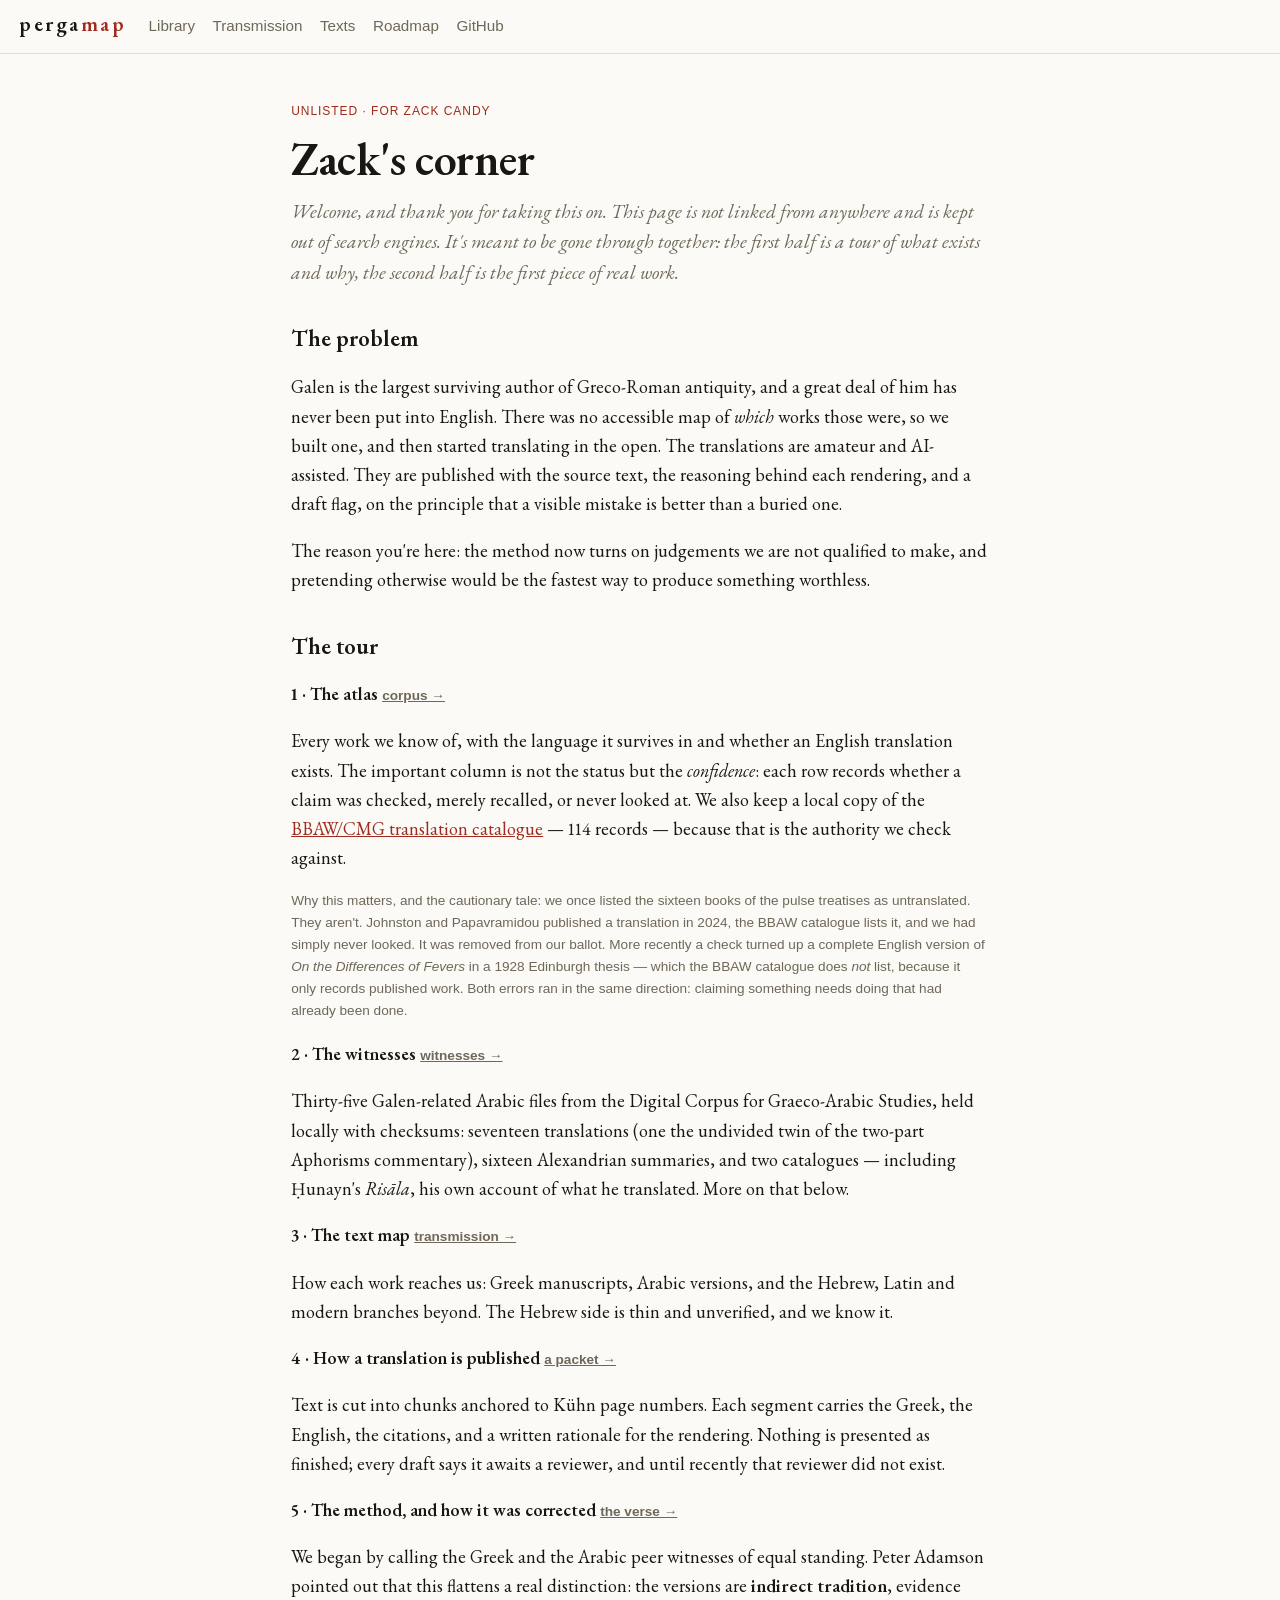
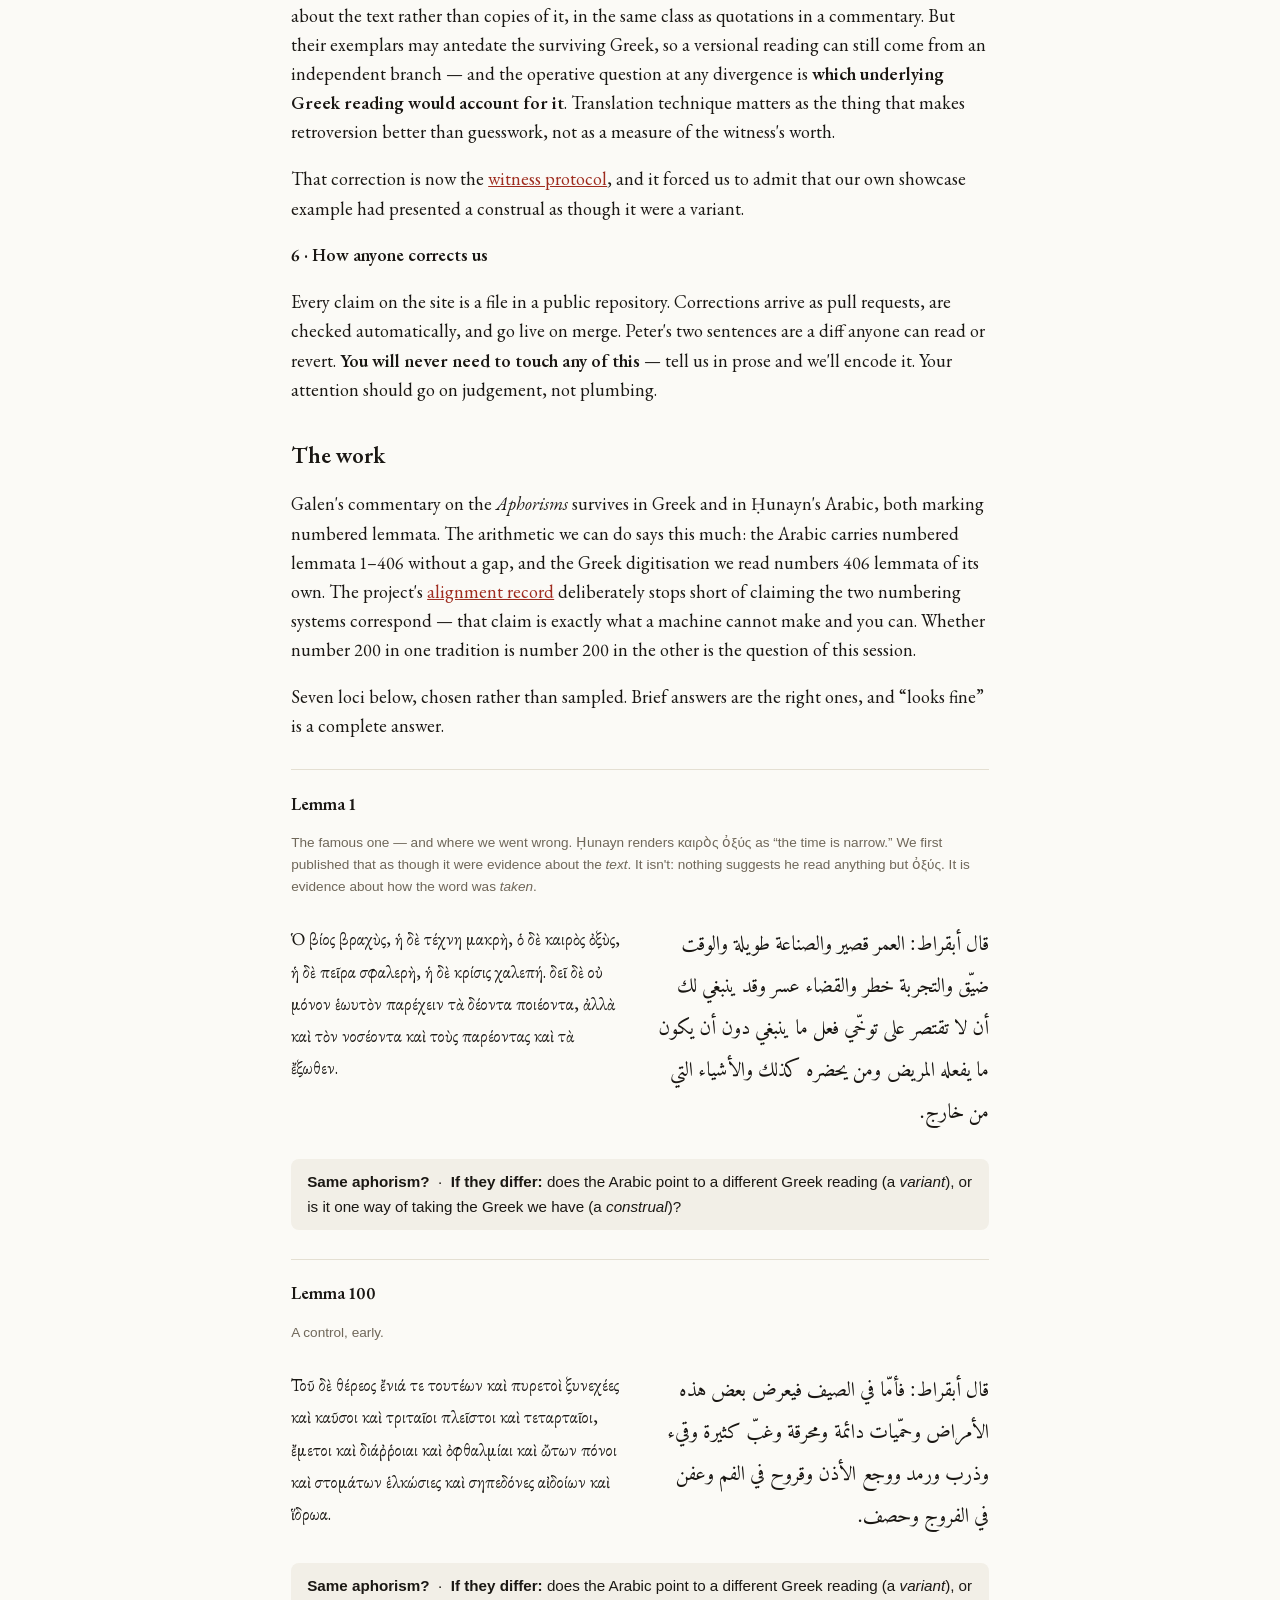
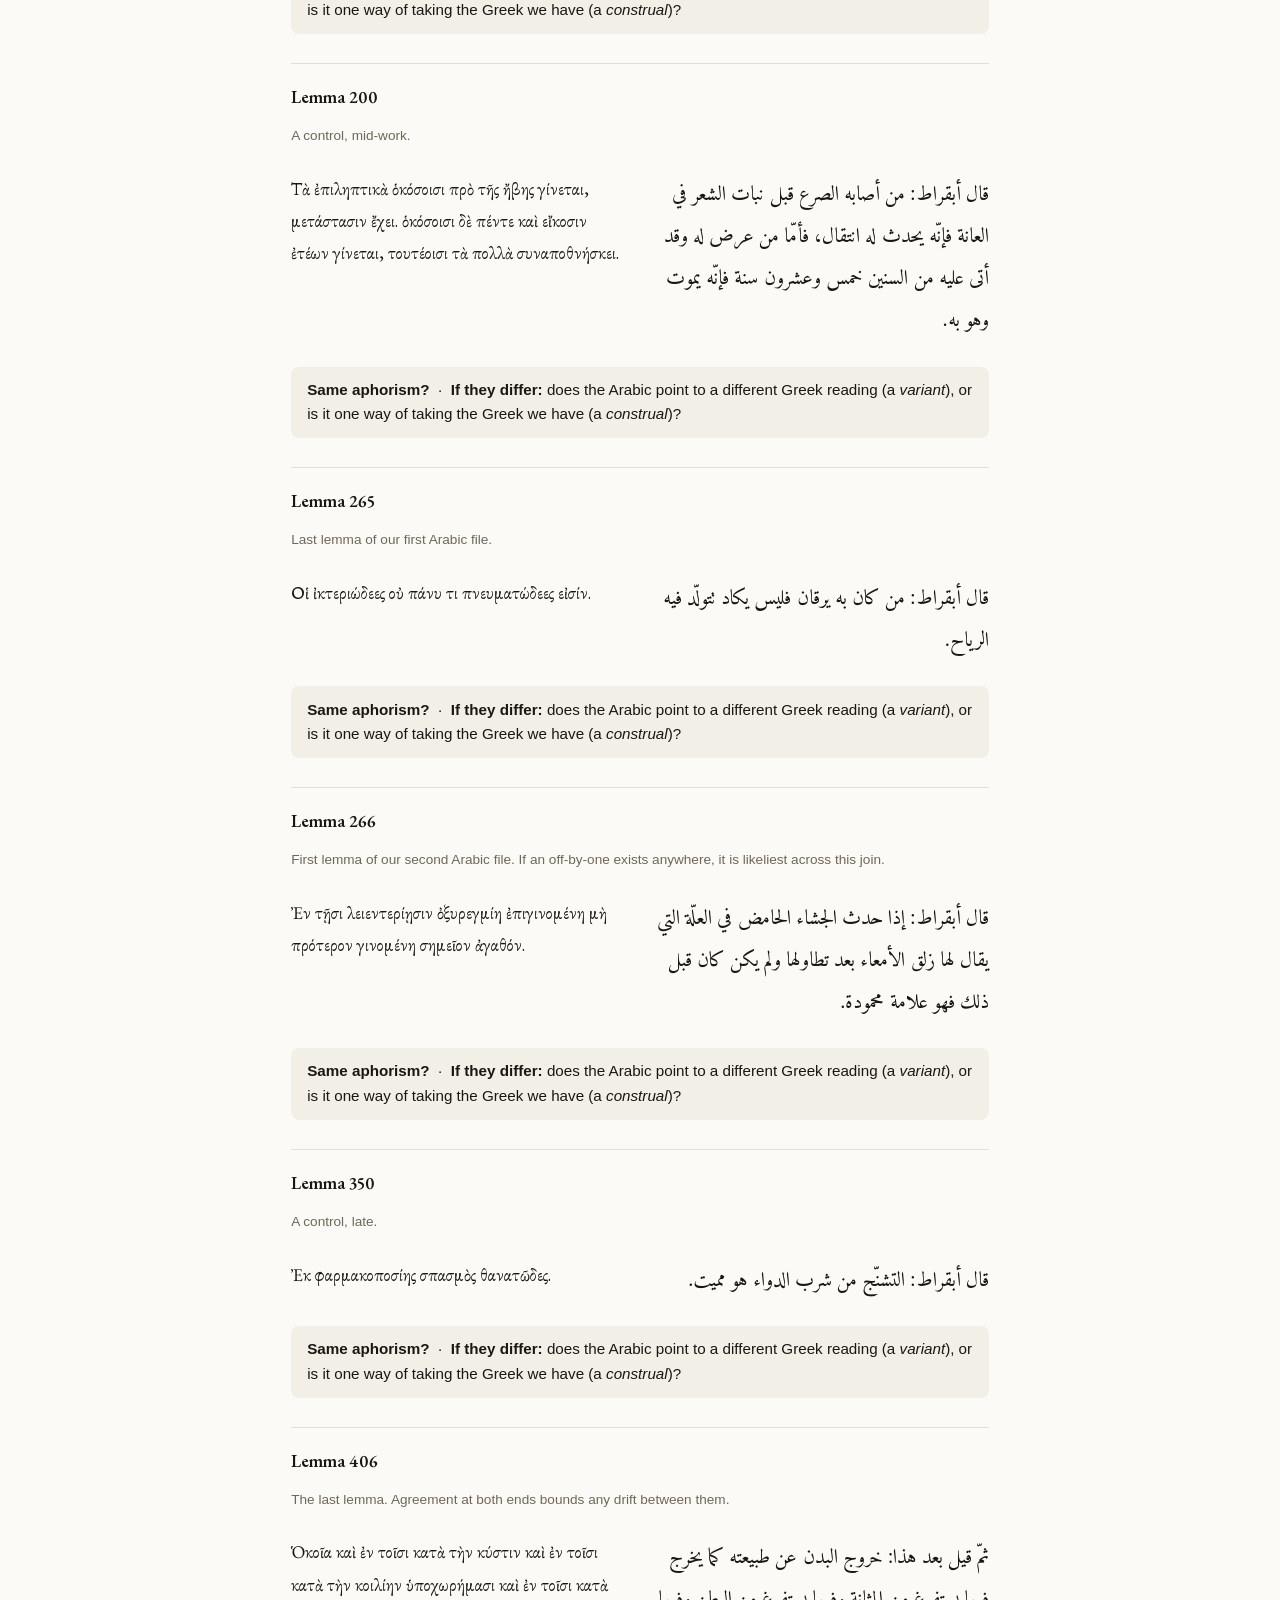
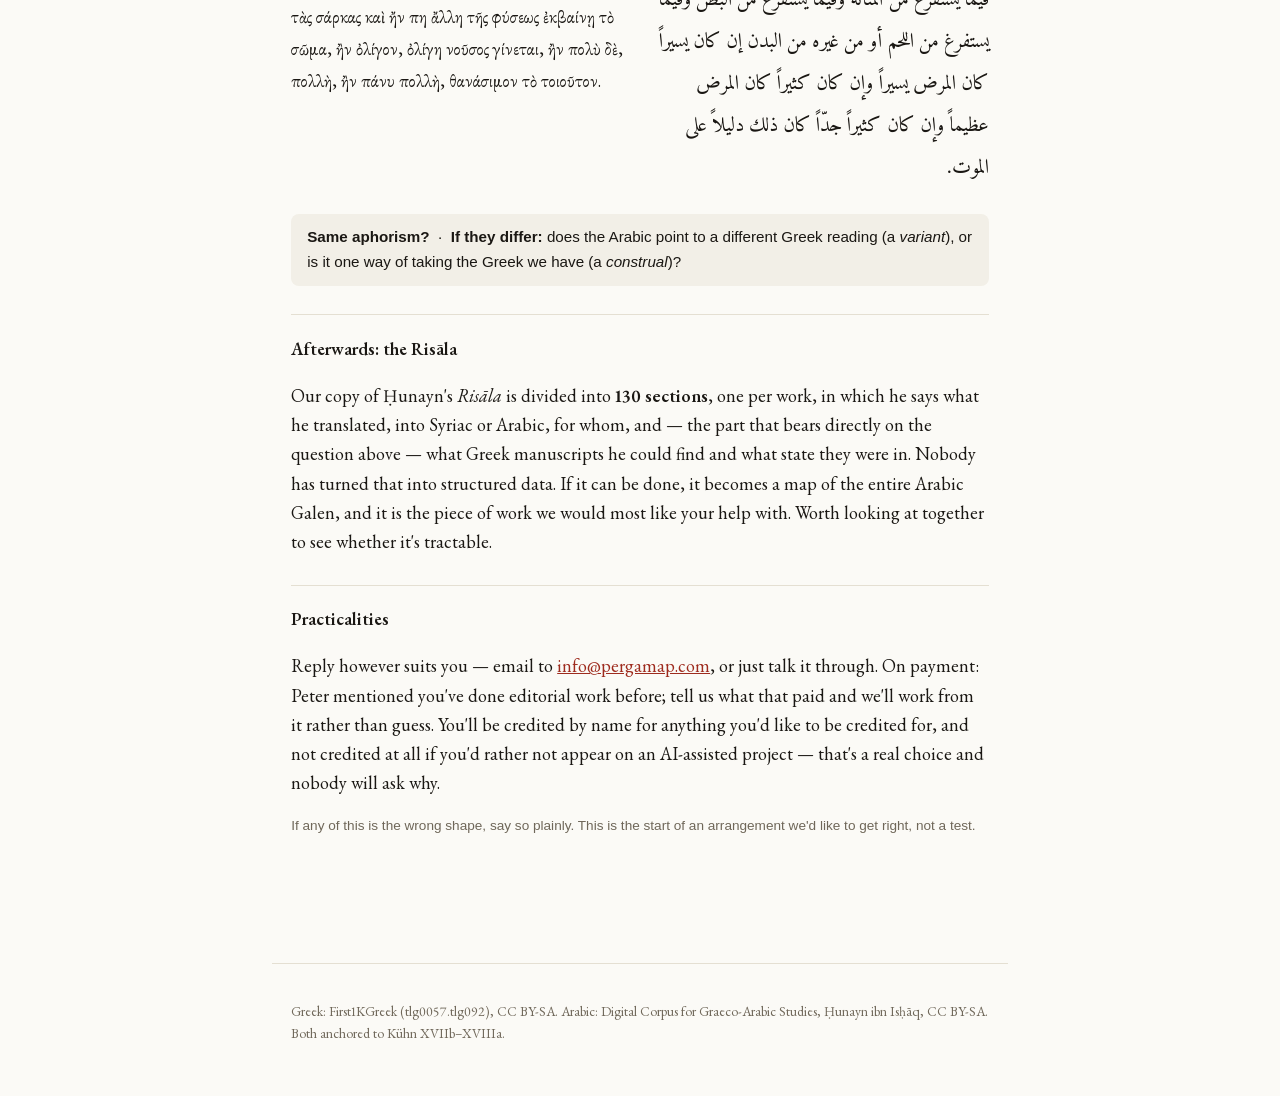
<file: zcorner.html>
<!DOCTYPE html>
<html lang="en">
<head>
<meta charset="utf-8">
<meta name="viewport" content="width=device-width, initial-scale=1">
<title>Zack's corner — Pergamap</title>
<meta name="robots" content="noindex, nofollow">
<meta name="description" content="Private working page.">
<meta property="og:title" content="Zack's corner — Pergamap">
<meta property="og:description" content="Private working page.">
<meta property="og:type" content="website">
<meta property="og:site_name" content="Pergamap">
<link rel="canonical" href="https://pergamap.com/zcorner">
<link rel="icon" href="/favicon.svg" type="image/svg+xml">
<link rel="stylesheet" href="style.css">
</head>
<body>
<header class="site">
  <a class="brand" href="index.html">Perga<span>map</span></a>
  <nav aria-label="Primary">
    <a href="library.html">Library</a>
    <a href="transmission.html">Transmission</a>
    <a href="translations/index.html">Texts</a>
    <a href="roadmap.html">Roadmap</a>
    <a href="https://github.com/posix4e/pergamap">GitHub</a>
  </nav>
</header>
<main>
  <p class="tag">Unlisted · for Zack Candy</p>
  <h1>Zack's corner</h1>
  <p class="lead">Welcome, and thank you for taking this on. This page is not linked from anywhere and is kept out of search engines. It's meant to be gone through together: the first half is a tour of what exists and why, the second half is the first piece of real work.</p>

  <h2>The problem</h2>
  <p>Galen is the largest surviving author of Greco-Roman antiquity, and a great deal of him has never been put into English. There was no accessible map of <em>which</em> works those were, so we built one, and then started translating in the open. The translations are amateur and AI-assisted. They are published with the source text, the reasoning behind each rendering, and a draft flag, on the principle that a visible mistake is better than a buried one.</p>
  <p>The reason you're here: the method now turns on judgements we are not qualified to make, and pretending otherwise would be the fastest way to produce something worthless.</p>

  <h2>The tour</h2>

  <h3>1 · The atlas <a class="crumb" href="library.html">corpus →</a></h3>
  <p>Every work we know of, with the language it survives in and whether an English translation exists. The important column is not the status but the <em>confidence</em>: each row records whether a claim was checked, merely recalled, or never looked at. We also keep a local copy of the <a href="library.html#bbaw">BBAW/CMG translation catalogue</a> — 114 records — because that is the authority we check against.</p>
  <p class="crumb">Why this matters, and the cautionary tale: we once listed the sixteen books of the pulse treatises as untranslated. They aren't. Johnston and Papavramidou published a translation in 2024, the BBAW catalogue lists it, and we had simply never looked. It was removed from our ballot. More recently a check turned up a complete English version of <em>On the Differences of Fevers</em> in a 1928 Edinburgh thesis — which the BBAW catalogue does <em>not</em> list, because it only records published work. Both errors ran in the same direction: claiming something needs doing that had already been done.</p>

  <h3>2 · The witnesses <a class="crumb" href="library.html#witnesses">witnesses →</a></h3>
  <p>Thirty-five Galen-related Arabic files from the Digital Corpus for Graeco-Arabic Studies, held locally with checksums: seventeen translations (one the undivided twin of the two-part Aphorisms commentary), sixteen Alexandrian summaries, and two catalogues — including Ḥunayn's <em>Risāla</em>, his own account of what he translated. More on that below.</p>

  <h3>3 · The text map <a class="crumb" href="transmission.html">transmission →</a></h3>
  <p>How each work reaches us: Greek manuscripts, Arabic versions, and the Hebrew, Latin and modern branches beyond. The Hebrew side is thin and unverified, and we know it.</p>

  <h3>4 · How a translation is published <a class="crumb" href="translations/chunk.html?id=cml-1-1">a packet →</a></h3>
  <p>Text is cut into chunks anchored to Kühn page numbers. Each segment carries the Greek, the English, the citations, and a written rationale for the rendering. Nothing is presented as finished; every draft says it awaits a reviewer, and until recently that reviewer did not exist.</p>

  <h3>5 · The method, and how it was corrected <a class="crumb" href="translations/aphorisms-1-1.html">the verse →</a></h3>
  <p>We began by calling the Greek and the Arabic peer witnesses of equal standing. Peter Adamson pointed out that this flattens a real distinction: the versions are <strong>indirect tradition</strong>, evidence about the text rather than copies of it, in the same class as quotations in a commentary. But their exemplars may antedate the surviving Greek, so a versional reading can still come from an independent branch — and the operative question at any divergence is <strong>which underlying Greek reading would account for it</strong>. Translation technique matters as the thing that makes retroversion better than guesswork, not as a measure of the witness's worth.</p>
  <p>That correction is now the <a href="https://github.com/posix4e/pergamap/blob/main/HARNESS.md#the-witness-protocol">witness protocol</a>, and it forced us to admit that our own showcase example had presented a construal as though it were a variant.</p>

  <h3>6 · How anyone corrects us</h3>
  <p>Every claim on the site is a file in a public repository. Corrections arrive as pull requests, are checked automatically, and go live on merge. Peter's two sentences are a diff anyone can read or revert. <strong>You will never need to touch any of this</strong> — tell us in prose and we'll encode it. Your attention should go on judgement, not plumbing.</p>

  <h2>The work</h2>
  <p>Galen's commentary on the <em>Aphorisms</em> survives in Greek and in Ḥunayn's Arabic, both marking numbered lemmata. The arithmetic we can do says this much: the Arabic carries numbered lemmata 1–406 without a gap, and the Greek digitisation we read numbers 406 lemmata of its own. The project's <a href="https://github.com/posix4e/pergamap/blob/main/data/alignments/tlg092.json">alignment record</a> deliberately stops short of claiming the two numbering systems correspond — that claim is exactly what a machine cannot make and you can. Whether number 200 in one tradition is number 200 in the other is the question of this session.</p>
  <p>Seven loci below, chosen rather than sampled. Brief answers are the right ones, and “looks fine” is a complete answer.</p>

  <section class="locus">
    <h3>Lemma 1</h3>
    <p class="crumb">The famous one — and where we went wrong. Ḥunayn renders καιρὸς ὀξύς as “the time is narrow.” We first published that as though it were evidence about the <em>text</em>. It isn't: nothing suggests he read anything but ὀξύς. It is evidence about how the word was <em>taken</em>.</p>
    <div class="pair">
      <div class="grc" lang="grc">Ὁ βίος βραχὺς, ἡ δὲ τέχνη μακρὴ, ὁ δὲ καιρὸς ὀξὺς, ἡ δὲ πεῖρα σφαλερὴ, ἡ δὲ κρίσις χαλεπή. δεῖ δὲ οὐ μόνον ἑωυτὸν παρέχειν τὰ δέοντα ποιέοντα, ἀλλὰ καὶ τὸν νοσέοντα καὶ τοὺς παρέοντας καὶ τὰ ἔξωθεν.</div>
      <div class="ara" lang="ar" dir="rtl">قال أبقراط: العمر قصير والصناعة طويلة والوقت ضيّق والتجربة خطر والقضاء عسر وقد ينبغي لك أن لا تقتصر على توخّي فعل ما ينبغي دون أن يكون ما يفعله المريض ومن يحضره كذلك والأشياء التي من خارج.</div>
    </div>
    <p class="ask"><b>Same aphorism?</b> &nbsp;·&nbsp; <b>If they differ:</b> does the Arabic point to a different Greek reading (a <i>variant</i>), or is it one way of taking the Greek we have (a <i>construal</i>)?</p>
  </section>
  <section class="locus">
    <h3>Lemma 100</h3>
    <p class="crumb">A control, early.</p>
    <div class="pair">
      <div class="grc" lang="grc">Τοῦ δὲ θέρεος ἔνιά τε τουτέων καὶ πυρετοὶ ξυνεχέες καὶ καῦσοι καὶ τριταῖοι πλεῖστοι καὶ τεταρταῖοι, ἔμετοι καὶ διάῤῥοιαι καὶ ὀφθαλμίαι καὶ ὤτων πόνοι καὶ στομάτων ἑλκώσιες καὶ σηπεδόνες αἰδοίων καὶ ἵδρωα.</div>
      <div class="ara" lang="ar" dir="rtl">قال أبقراط: فأمّا في الصيف فيعرض بعض هذه الأمراض وحمّيات دائمة ومحرقة وغبّ كثيرة وقيء وذرب ورمد ووجع الأذن وقروح في الفم وعفن في الفروج وحصف.</div>
    </div>
    <p class="ask"><b>Same aphorism?</b> &nbsp;·&nbsp; <b>If they differ:</b> does the Arabic point to a different Greek reading (a <i>variant</i>), or is it one way of taking the Greek we have (a <i>construal</i>)?</p>
  </section>
  <section class="locus">
    <h3>Lemma 200</h3>
    <p class="crumb">A control, mid-work.</p>
    <div class="pair">
      <div class="grc" lang="grc">Τὰ ἐπιληπτικὰ ὁκόσοισι πρὸ τῆς ἤβης γίνεται, μετάστασιν ἔχει. ὁκόσοισι δὲ πέντε καὶ εἴκοσιν ἐτέων γίνεται, τουτέοισι τὰ πολλὰ συναποθνήσκει.</div>
      <div class="ara" lang="ar" dir="rtl">قال أبقراط: من أصابه الصرع قبل نبات الشعر في العانة فإنّه يحدث له انتقال، فأمّا من عرض له وقد أتى عليه من السنين خمس وعشرون سنة فإنّه يموت وهو به.</div>
    </div>
    <p class="ask"><b>Same aphorism?</b> &nbsp;·&nbsp; <b>If they differ:</b> does the Arabic point to a different Greek reading (a <i>variant</i>), or is it one way of taking the Greek we have (a <i>construal</i>)?</p>
  </section>
  <section class="locus">
    <h3>Lemma 265</h3>
    <p class="crumb">Last lemma of our first Arabic file.</p>
    <div class="pair">
      <div class="grc" lang="grc">Οἱ ἰκτεριώδεες οὐ πάνυ τι πνευματώδεες εἰσίν.</div>
      <div class="ara" lang="ar" dir="rtl">قال أبقراط: من كان به يرقان فليس يكاد تتولّد فيه الرياح.</div>
    </div>
    <p class="ask"><b>Same aphorism?</b> &nbsp;·&nbsp; <b>If they differ:</b> does the Arabic point to a different Greek reading (a <i>variant</i>), or is it one way of taking the Greek we have (a <i>construal</i>)?</p>
  </section>
  <section class="locus">
    <h3>Lemma 266</h3>
    <p class="crumb">First lemma of our second Arabic file. If an off-by-one exists anywhere, it is likeliest across this join.</p>
    <div class="pair">
      <div class="grc" lang="grc">Ἐν τῇσι λειεντερίῃσιν ὀξυρεγμίη ἐπιγινομένη μὴ πρότερον γινομένη σημεῖον ἀγαθόν.</div>
      <div class="ara" lang="ar" dir="rtl">قال أبقراط: إذا حدث الجشاء الحامض في العلّة التي يقال لها زلق الأمعاء بعد تطاولها ولم يكن كان قبل ذلك فهو علامة محمودة.</div>
    </div>
    <p class="ask"><b>Same aphorism?</b> &nbsp;·&nbsp; <b>If they differ:</b> does the Arabic point to a different Greek reading (a <i>variant</i>), or is it one way of taking the Greek we have (a <i>construal</i>)?</p>
  </section>
  <section class="locus">
    <h3>Lemma 350</h3>
    <p class="crumb">A control, late.</p>
    <div class="pair">
      <div class="grc" lang="grc">Ἐκ φαρμακοποσίης σπασμὸς θανατῶδες.</div>
      <div class="ara" lang="ar" dir="rtl">قال أبقراط: التشنّج من شرب الدواء هو مميت.</div>
    </div>
    <p class="ask"><b>Same aphorism?</b> &nbsp;·&nbsp; <b>If they differ:</b> does the Arabic point to a different Greek reading (a <i>variant</i>), or is it one way of taking the Greek we have (a <i>construal</i>)?</p>
  </section>
  <section class="locus">
    <h3>Lemma 406</h3>
    <p class="crumb">The last lemma. Agreement at both ends bounds any drift between them.</p>
    <div class="pair">
      <div class="grc" lang="grc">Ὁκοῖα καὶ ἐν τοῖσι κατὰ τὴν κύστιν καὶ ἐν τοῖσι κατὰ τὴν κοιλίην ὑποχωρήμασι καὶ ἐν τοῖσι κατὰ τὰς σάρκας καὶ ἤν πη ἄλλη τῆς φύσεως ἐκβαίνῃ τὸ σῶμα, ἢν ὀλίγον, ὀλίγη νοῦσος γίνεται, ἢν πολὺ δὲ, πολλὴ, ἢν πάνυ πολλὴ, θανάσιμον τὸ τοιοῦτον.</div>
      <div class="ara" lang="ar" dir="rtl">ثمّ قيل بعد هذا: خروج البدن عن طبيعته كما يخرج فيما يستفرغ من المثانة وفيما يستفرغ من البطن وفيما يستفرغ من اللحم أو من غيره من البدن إن كان يسيراً كان المرض يسيراً وإن كان كثيراً كان المرض عظيماً وإن كان كثيراً جدّاً كان ذلك دليلاً على الموت.</div>
    </div>
    <p class="ask"><b>Same aphorism?</b> &nbsp;·&nbsp; <b>If they differ:</b> does the Arabic point to a different Greek reading (a <i>variant</i>), or is it one way of taking the Greek we have (a <i>construal</i>)?</p>
  </section>

  <section class="locus">
    <h3>Afterwards: the Risāla</h3>
    <p>Our copy of Ḥunayn's <em>Risāla</em> is divided into <strong>130 sections</strong>, one per work, in which he says what he translated, into Syriac or Arabic, for whom, and — the part that bears directly on the question above — what Greek manuscripts he could find and what state they were in. Nobody has turned that into structured data. If it can be done, it becomes a map of the entire Arabic Galen, and it is the piece of work we would most like your help with. Worth looking at together to see whether it's tractable.</p>
  </section>

  <section class="locus">
    <h3>Practicalities</h3>
    <p>Reply however suits you — email to <a href="mailto:info@pergamap.com">info@pergamap.com</a>, or just talk it through. On payment: Peter mentioned you've done editorial work before; tell us what that paid and we'll work from it rather than guess. You'll be credited by name for anything you'd like to be credited for, and not credited at all if you'd rather not appear on an AI-assisted project — that's a real choice and nobody will ask why.</p>
    <p class="crumb">If any of this is the wrong shape, say so plainly. This is the start of an arrangement we'd like to get right, not a test.</p>
  </section>
</main>
<footer class="site">
  <p>Greek: First1KGreek (tlg0057.tlg092), CC BY-SA. Arabic: Digital Corpus for Graeco-Arabic Studies, Ḥunayn ibn Isḥāq, CC BY-SA. Both anchored to Kühn XVIIb–XVIIIa.</p>
</footer>
</body>
</html>
</file>
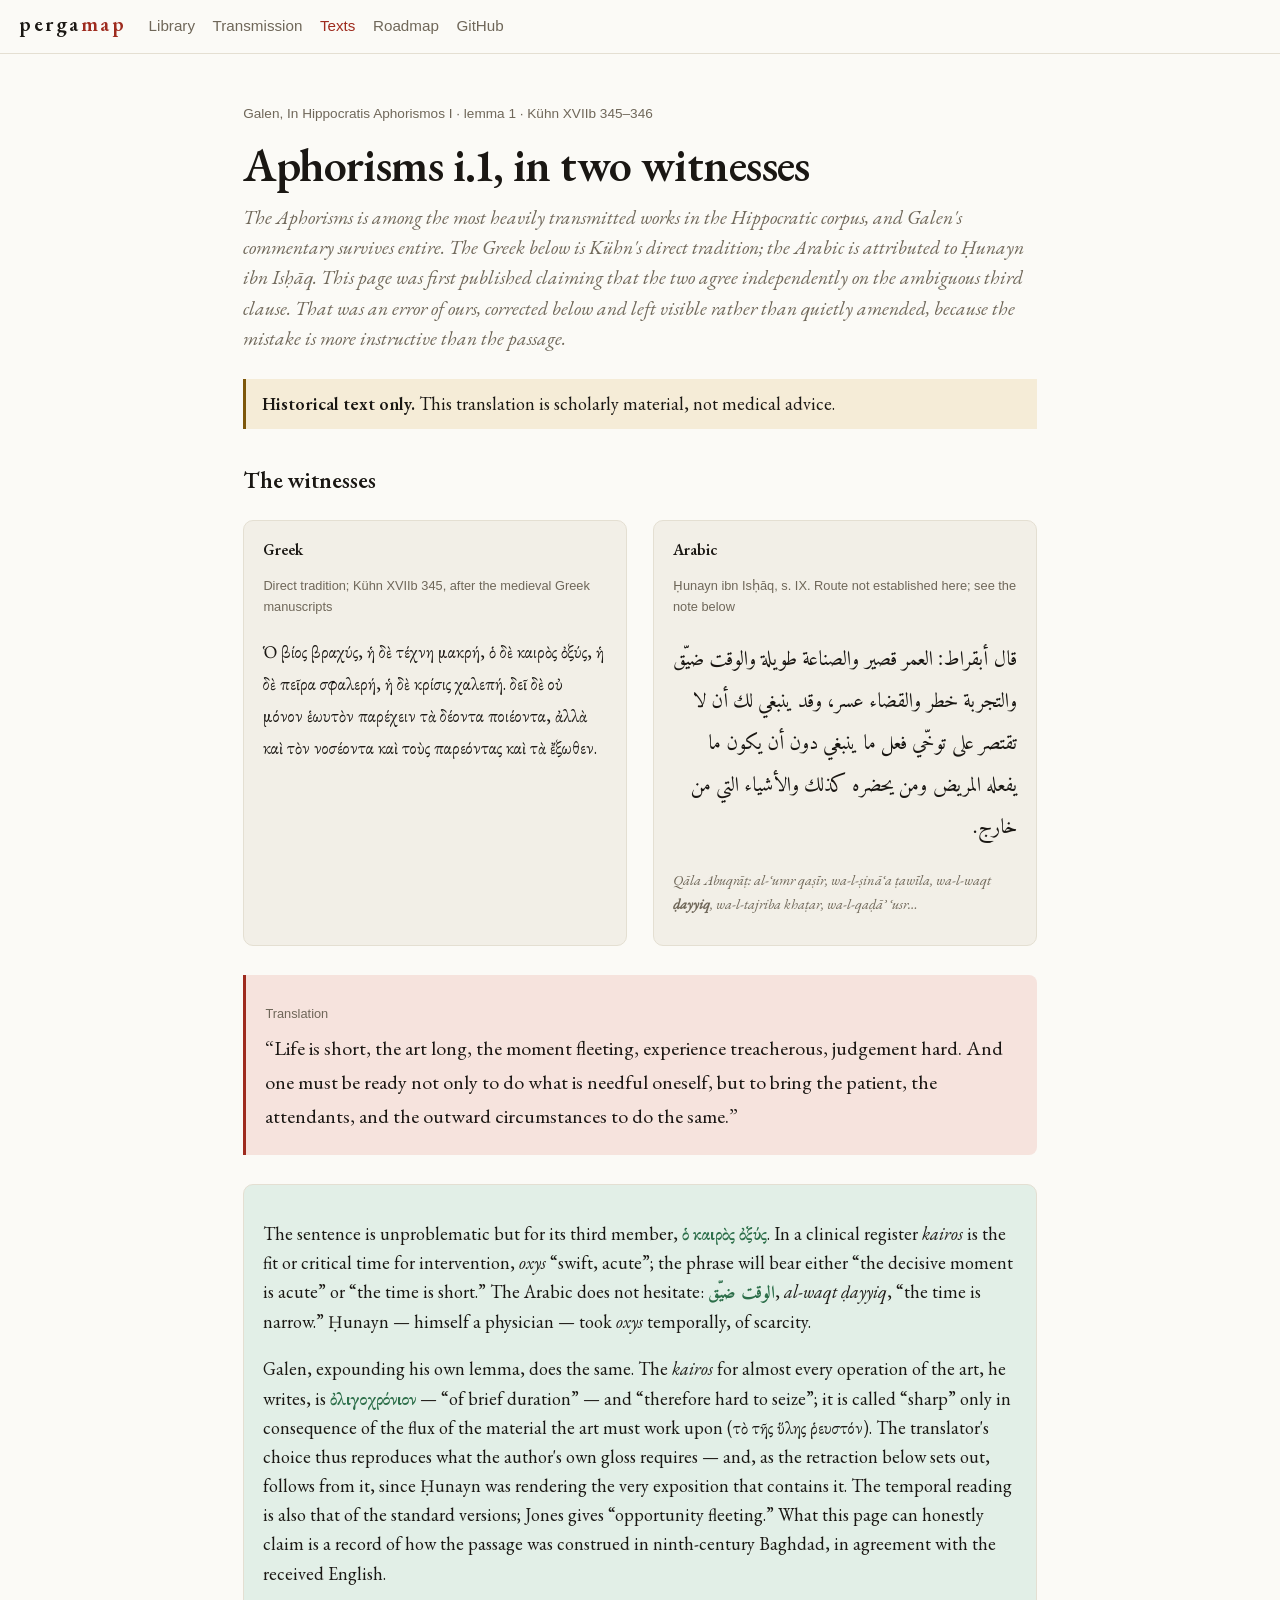
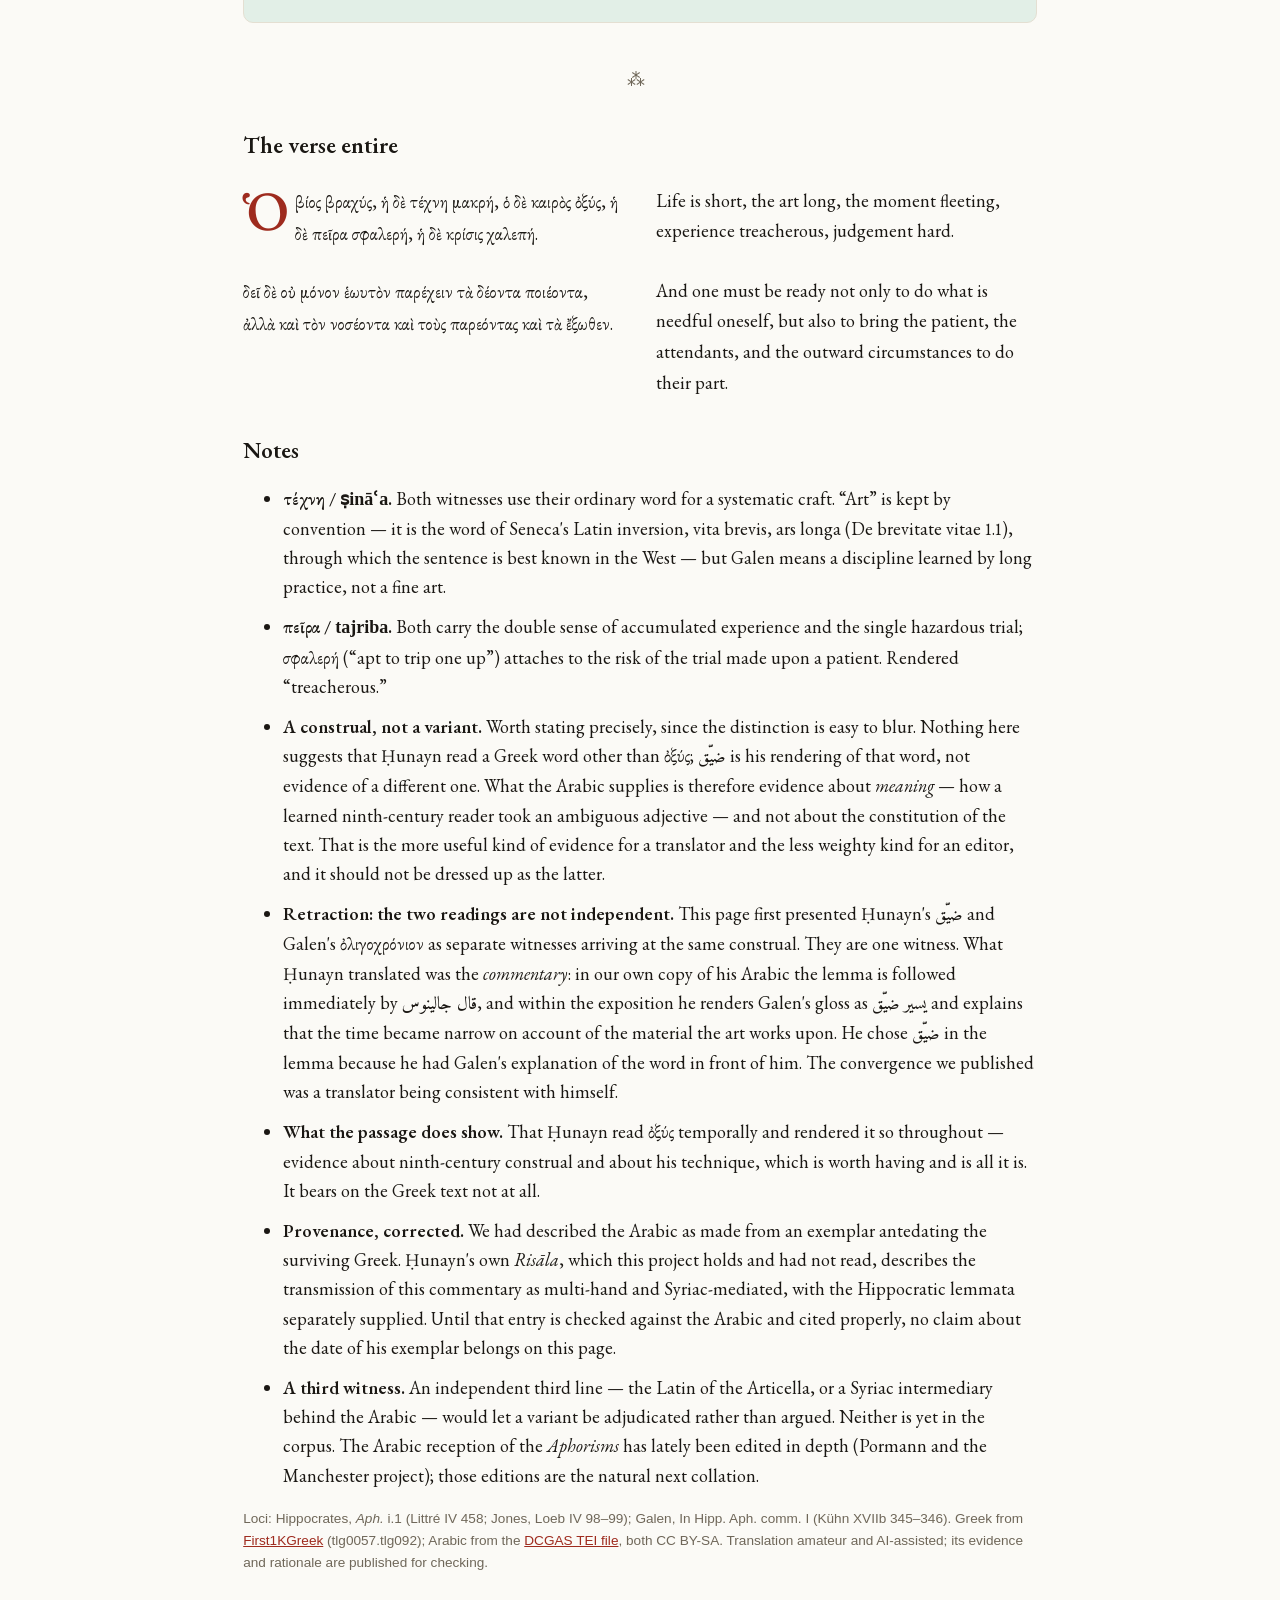
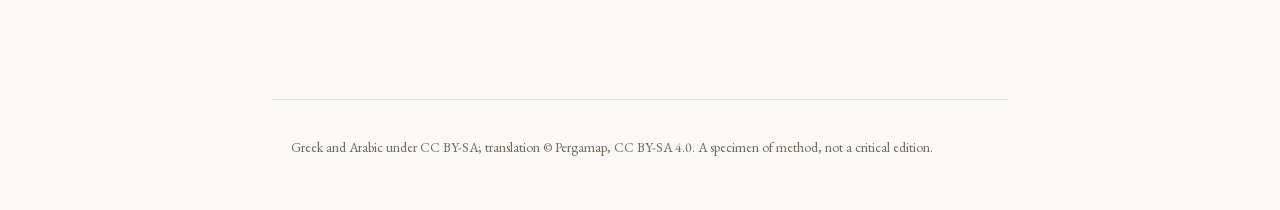
<file: translations/aphorisms-1-1.html>
<!DOCTYPE html>
<html lang="en">
<head>
<meta charset="utf-8">
<meta name="viewport" content="width=device-width, initial-scale=1">
<title>Aphorisms i.1, in two witnesses — Pergamap</title>
<meta name="description" content="Galen's Commentary on Hippocrates, Aphorisms i.1: the Greek direct tradition compared with Ḥunayn ibn Isḥāq's Arabic and Galen's gloss.">
<meta property="og:title" content="Aphorisms i.1, in two witnesses — Pergamap">
<meta property="og:description" content="The Greek direct tradition compared with Ḥunayn ibn Isḥāq's Arabic and Galen's own gloss.">
<meta property="og:type" content="article">
<meta property="og:site_name" content="Pergamap">
<link rel="canonical" href="https://pergamap.com/translations/aphorisms-1-1">
<link rel="icon" href="/favicon.svg" type="image/svg+xml">
<link rel="stylesheet" href="../style.css">
</head>
<body>
<header class="site">
  <a class="brand" href="../index.html">Perga<span>map</span></a>
  <nav aria-label="Primary">
    <a href="../library.html">Library</a>
    <a href="../transmission.html">Transmission</a>
    <a href="index.html" class="here" aria-current="page">Texts</a>
    <a href="../roadmap.html">Roadmap</a>
    <a href="https://github.com/posix4e/pergamap">GitHub</a>
  </nav>
</header>
<main class="apparatus">
  <p class="crumb">Galen, <span lang="la">In Hippocratis Aphorismos</span> I · lemma 1 · Kühn XVIIb 345–346</p>
  <h1>Aphorisms i.1, in two witnesses</h1>
  <p class="lead">The <em>Aphorisms</em> is among the most heavily transmitted works in the Hippocratic corpus, and Galen's commentary survives entire. The Greek below is Kühn's direct tradition; the Arabic is attributed to Ḥunayn ibn Isḥāq. This page was first published claiming that the two agree independently on the ambiguous third clause. That was an error of ours, corrected below and left visible rather than quietly amended, because the mistake is more instructive than the passage.</p>
  <div class="notice medical-warning"><p><strong>Historical text only.</strong> This translation is scholarly material, not medical advice.</p></div>

  <h2>The witnesses</h2>
  <div class="witnesses">
    <div class="wit">
      <h3>Greek</h3>
      <p class="prov">Direct tradition; Kühn XVIIb 345, after the medieval Greek manuscripts</p>
      <p class="grc" lang="grc">Ὁ βίος βραχύς, ἡ δὲ τέχνη μακρή, ὁ δὲ καιρὸς ὀξύς, ἡ δὲ πεῖρα σφαλερή, ἡ δὲ κρίσις χαλεπή. δεῖ δὲ οὐ μόνον ἑωυτὸν παρέχειν τὰ δέοντα ποιέοντα, ἀλλὰ καὶ τὸν νοσέοντα καὶ τοὺς παρεόντας καὶ τὰ ἔξωθεν.</p>
    </div>
    <div class="wit">
      <h3>Arabic</h3>
      <p class="prov">Ḥunayn ibn Isḥāq, s. IX. Route not established here; see the note below</p>
      <p class="ara" lang="ar" dir="rtl">قال أبقراط: العمر قصير والصناعة طويلة والوقت ضيّق والتجربة خطر والقضاء عسر، وقد ينبغي لك أن لا تقتصر على توخّي فعل ما ينبغي دون أن يكون ما يفعله المريض ومن يحضره كذلك والأشياء التي من خارج.</p>
      <p class="translit">Qāla Abuqrāṭ: al-ʿumr qaṣīr, wa-l-ṣināʿa ṭawīla, wa-l-waqt <b>ḍayyiq</b>, wa-l-tajriba khaṭar, wa-l-qaḍāʾ ʿusr…</p>
    </div>
  </div>

  <div class="verdict">
    <p class="prov translation-label">Translation</p>
    <p class="eng-final">“Life is short, the art long, the moment fleeting, experience treacherous, judgement hard. And one must be ready not only to do what is needful oneself, but to bring the patient, the attendants, and the outward circumstances to do the same.”</p>
  </div>

  <div class="crux">
    <p>The sentence is unproblematic but for its third member, <b lang="grc">ὁ καιρὸς ὀξύς</b>. In a clinical register <em>kairos</em> is the fit or critical time for intervention, <em>oxys</em> “swift, acute”; the phrase will bear either “the decisive moment is acute” or “the time is short.” The Arabic does not hesitate: <b lang="ar" dir="rtl">الوقت ضيّق</b>, <em>al-waqt ḍayyiq</em>, “the time is narrow.” Ḥunayn — himself a physician — took <em>oxys</em> temporally, of scarcity.</p>
    <p>Galen, expounding his own lemma, does the same. The <em>kairos</em> for almost every operation of the art, he writes, is <b lang="grc">ὀλιγοχρόνιον</b> — “of brief duration” — and “therefore hard to seize”; it is called “sharp” only in consequence of the flux of the material the art must work upon (<span lang="grc">τὸ τῆς ὕλης ῥευστόν</span>). The translator's choice thus reproduces what the author's own gloss requires — and, as the retraction below sets out, follows from it, since Ḥunayn was rendering the very exposition that contains it. The temporal reading is also that of the standard versions; Jones gives “opportunity fleeting.” What this page can honestly claim is a record of how the passage was construed in ninth-century Baghdad, in agreement with the received English.</p>
  </div>

  <hr class="divider">
  <h2>The verse entire</h2>
  <div class="pair">
    <div class="grc dropcap" lang="grc">Ὁ βίος βραχύς, ἡ δὲ τέχνη μακρή, ὁ δὲ καιρὸς ὀξύς, ἡ δὲ πεῖρα σφαλερή, ἡ δὲ κρίσις χαλεπή.</div>
    <div class="eng">Life is short, the art long, the moment fleeting, experience treacherous, judgement hard.</div>
  </div>
  <div class="pair">
    <div class="grc" lang="grc">δεῖ δὲ οὐ μόνον ἑωυτὸν παρέχειν τὰ δέοντα ποιέοντα, ἀλλὰ καὶ τὸν νοσέοντα καὶ τοὺς παρεόντας καὶ τὰ ἔξωθεν.</div>
    <div class="eng">And one must be ready not only to do what is needful oneself, but also to bring the patient, the attendants, and the outward circumstances to do their part.</div>
  </div>

  <h2>Notes</h2>
  <ul class="notes">
    <li><strong><span lang="grc">τέχνη</span> / <span lang="ar" dir="rtl">ṣināʿa</span>.</strong> Both witnesses use their ordinary word for a systematic craft. “Art” is kept by convention — it is the word of Seneca's Latin inversion, <span lang="la">vita brevis, ars longa</span> (<span lang="la">De brevitate vitae</span> 1.1), through which the sentence is best known in the West — but Galen means a discipline learned by long practice, not a fine art.</li>
    <li><strong><span lang="grc">πεῖρα</span> / <span lang="ar" dir="rtl">tajriba</span>.</strong> Both carry the double sense of accumulated experience and the single hazardous trial; <span lang="grc">σφαλερή</span> (“apt to trip one up”) attaches to the risk of the trial made upon a patient. Rendered “treacherous.”</li>
    <li><strong>A construal, not a variant.</strong> Worth stating precisely, since the distinction is easy to blur. Nothing here suggests that Ḥunayn read a Greek word other than <span lang="grc">ὀξύς</span>; <span lang="ar" dir="rtl">ضيّق</span> is his rendering of that word, not evidence of a different one. What the Arabic supplies is therefore evidence about <em>meaning</em> — how a learned ninth-century reader took an ambiguous adjective — and not about the constitution of the text. That is the more useful kind of evidence for a translator and the less weighty kind for an editor, and it should not be dressed up as the latter.</li>
    <li><strong>Retraction: the two readings are not independent.</strong> This page first presented Ḥunayn's <span lang="ar" dir="rtl">ضيّق</span> and Galen's <span lang="grc">ὀλιγοχρόνιον</span> as separate witnesses arriving at the same construal. They are one witness. What Ḥunayn translated was the <em>commentary</em>: in our own copy of his Arabic the lemma is followed immediately by <span lang="ar" dir="rtl">قال جالينوس</span>, and within the exposition he renders Galen's gloss as <span lang="ar" dir="rtl">يسير ضيّق</span> and explains that the time became narrow on account of the material the art works upon. He chose <span lang="ar" dir="rtl">ضيّق</span> in the lemma because he had Galen's explanation of the word in front of him. The convergence we published was a translator being consistent with himself.</li>
    <li><strong>What the passage does show.</strong> That Ḥunayn read <span lang="grc">ὀξύς</span> temporally and rendered it so throughout — evidence about ninth-century construal and about his technique, which is worth having and is all it is. It bears on the Greek text not at all.</li>
    <li><strong>Provenance, corrected.</strong> We had described the Arabic as made from an exemplar antedating the surviving Greek. Ḥunayn's own <em>Risāla</em>, which this project holds and had not read, describes the transmission of this commentary as multi-hand and Syriac-mediated, with the Hippocratic lemmata separately supplied. Until that entry is checked against the Arabic and cited properly, no claim about the date of his exemplar belongs on this page.</li>
    <li><strong>A third witness.</strong> An independent third line — the Latin of the <span lang="la">Articella</span>, or a Syriac intermediary behind the Arabic — would let a variant be adjudicated rather than argued. Neither is yet in the corpus. The Arabic reception of the <em>Aphorisms</em> has lately been edited in depth (Pormann and the Manchester project); those editions are the natural next collation.</li>
  </ul>

  <p class="crumb">Loci: Hippocrates, <em>Aph.</em> i.1 (Littré IV 458; Jones, Loeb IV 98–99); Galen, <span lang="la">In Hipp. Aph. comm.</span> I (Kühn XVIIb 345–346). Greek from <a href="https://github.com/OpenGreekAndLatin/First1KGreek">First1KGreek</a> (tlg0057.tlg092); Arabic from the <a href="https://www.graeco-arabic-studies.org/fileadmin/user_upload/xml_files/gal_inhippaphor-transl-ar1.xml">DCGAS TEI file</a>, both CC BY-SA. Translation amateur and AI-assisted; its evidence and rationale are published for checking.</p>
</main>
<footer class="site">
  <p>Greek and Arabic under CC BY-SA; translation © Pergamap, CC BY-SA 4.0. A specimen of method, not a critical edition.</p>
</footer>
</body>
</html>
</file>
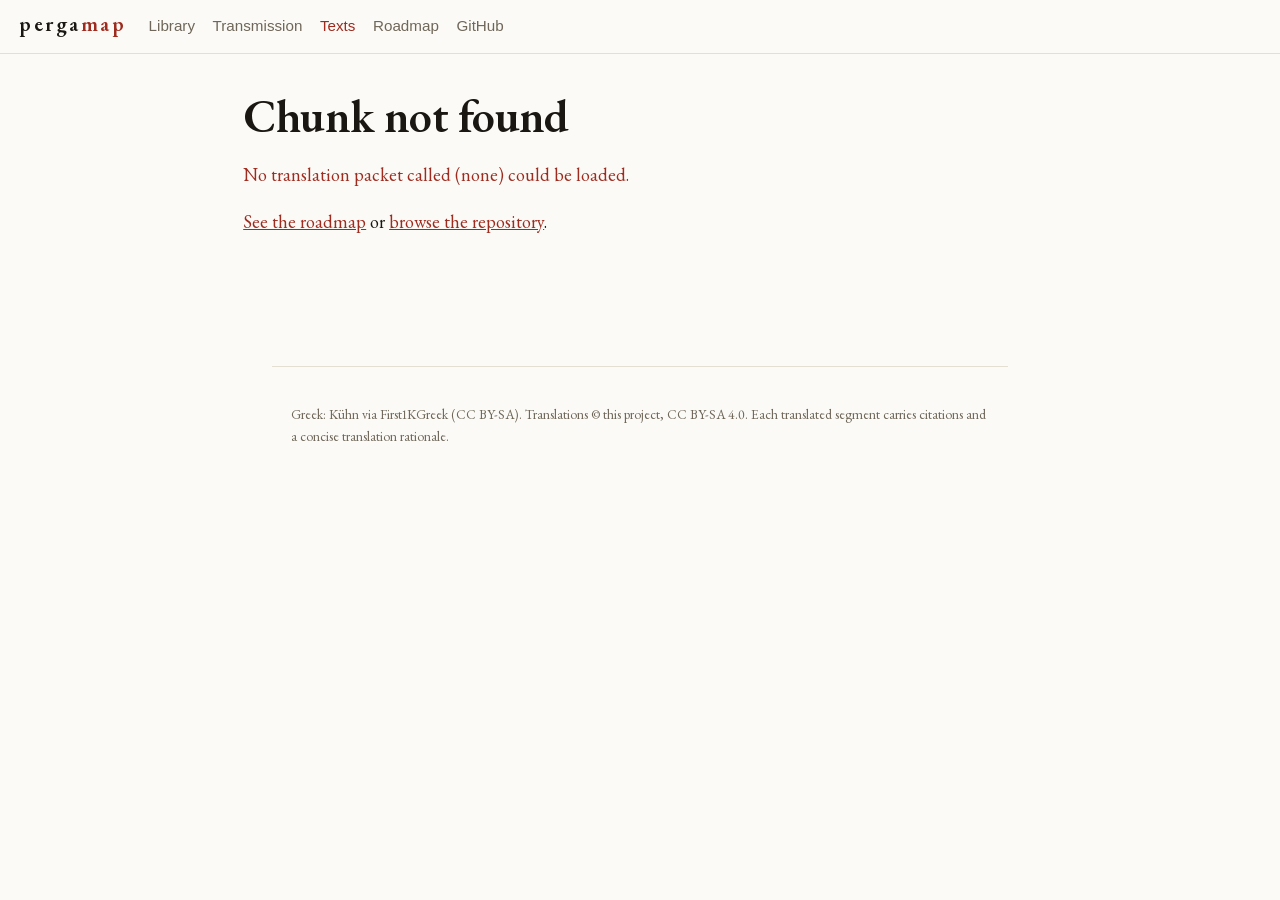
<file: translations/chunk.html>
<!DOCTYPE html>
<html lang="en">
<head>
<meta charset="utf-8">
<meta name="viewport" content="width=device-width, initial-scale=1">
<title>Chunk — Pergamap</title>
<meta name="description" content="A source-aligned Pergamap translation packet with citations and translation rationale.">
<meta property="og:title" content="Translation packet — Pergamap">
<meta property="og:description" content="A source-aligned Galen translation packet with citations and translation rationale.">
<meta property="og:type" content="article">
<meta property="og:site_name" content="Pergamap">
<link rel="canonical" id="canonical" href="https://pergamap.com/translations/chunk">
<link rel="icon" href="/favicon.svg" type="image/svg+xml">
<link rel="stylesheet" href="../style.css">
</head>
<body>
<header class="site">
  <a class="brand" href="../index.html">Perga<span>map</span></a>
  <nav aria-label="Primary">
    <a href="../library.html">Library</a>
    <a href="../transmission.html">Transmission</a>
    <a href="index.html" class="here" aria-current="page">Texts</a>
    <a href="../roadmap.html">Roadmap</a>
    <a href="https://github.com/posix4e/pergamap">GitHub</a>
  </nav>
</header>
<main id="m" class="apparatus">
  <p class="crumb">Loading chunk…</p>
  <noscript><p class="notice">JavaScript is required to render translation packets. The packet JSON is available in the <a href="https://github.com/posix4e/pergamap/tree/main/translations/chunks">repository</a>.</p></noscript>
</main>
<footer class="site">
  <p>Greek: Kühn via First1KGreek (CC BY-SA). Translations © this project, CC BY-SA 4.0. Each translated segment carries citations and a concise translation rationale.</p>
</footer>
<script src="../assets/js/chunk.js" defer></script>
</body>
</html>
</file>
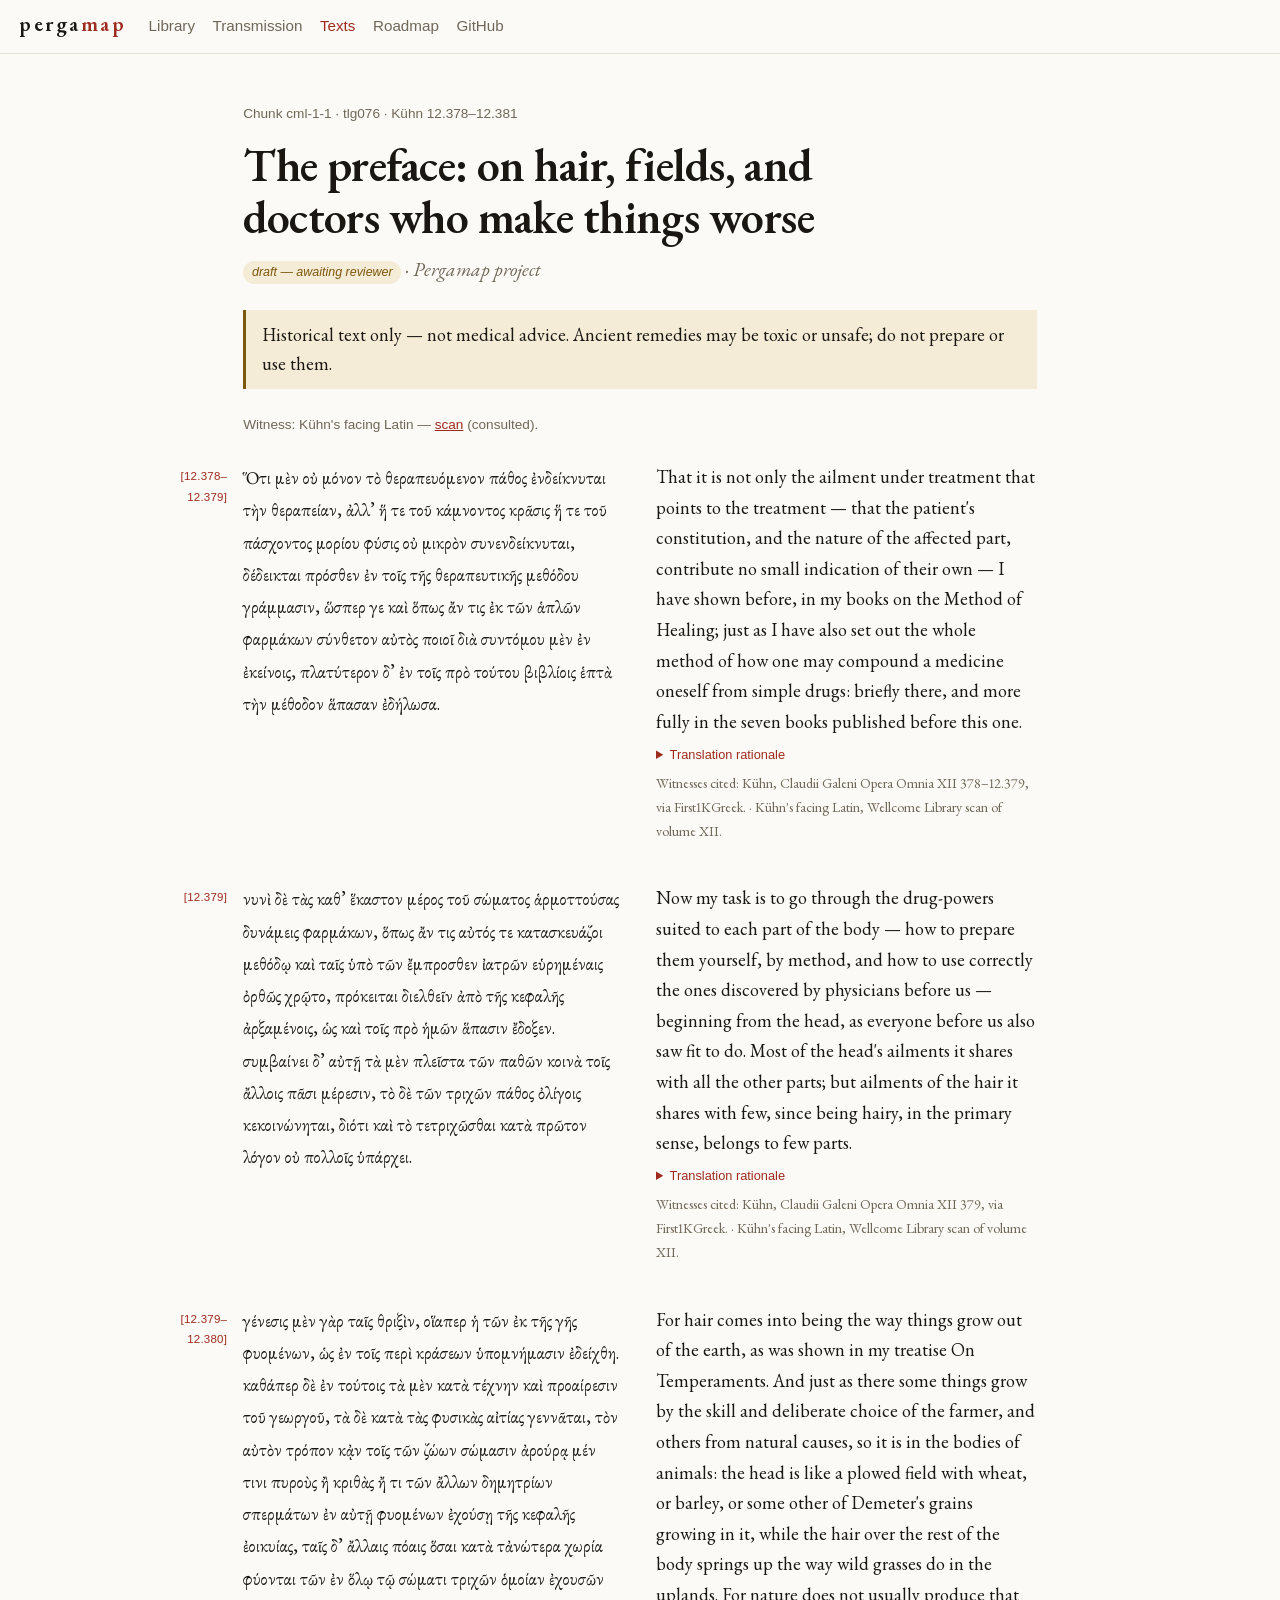
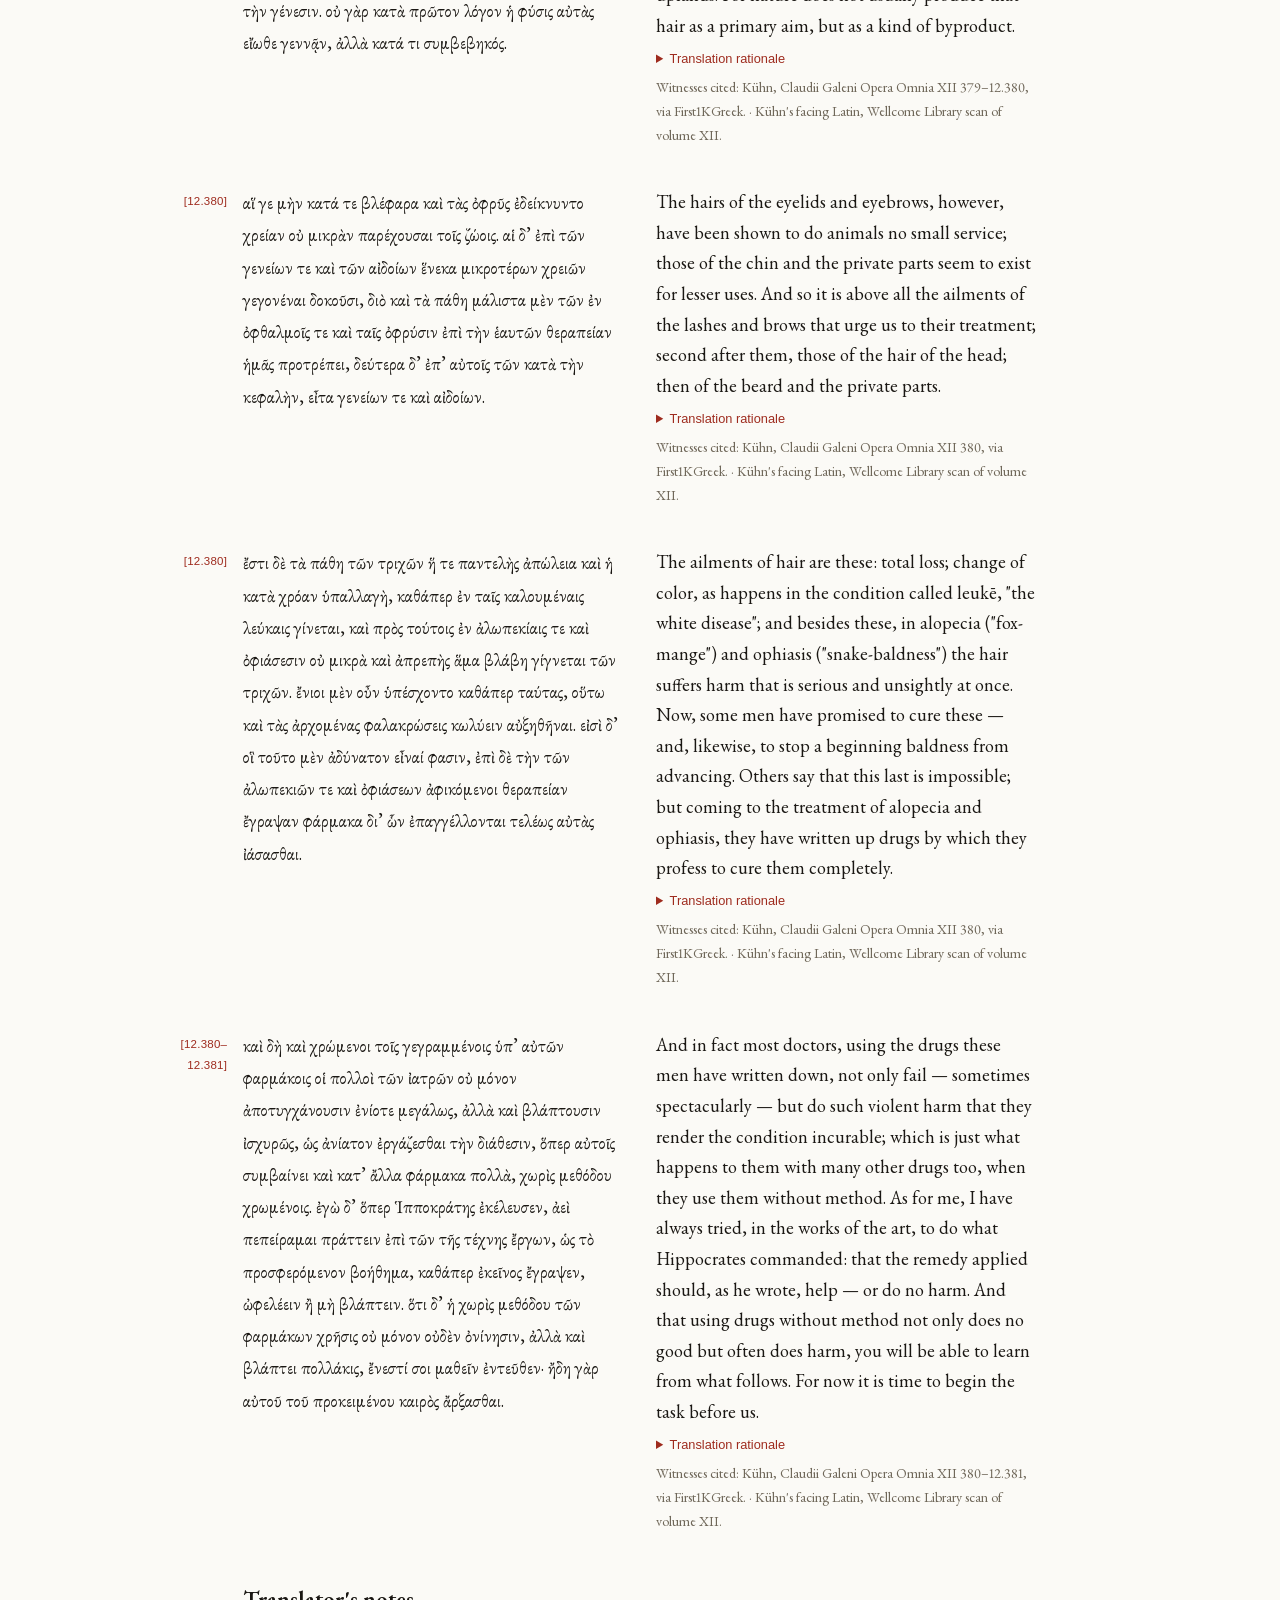
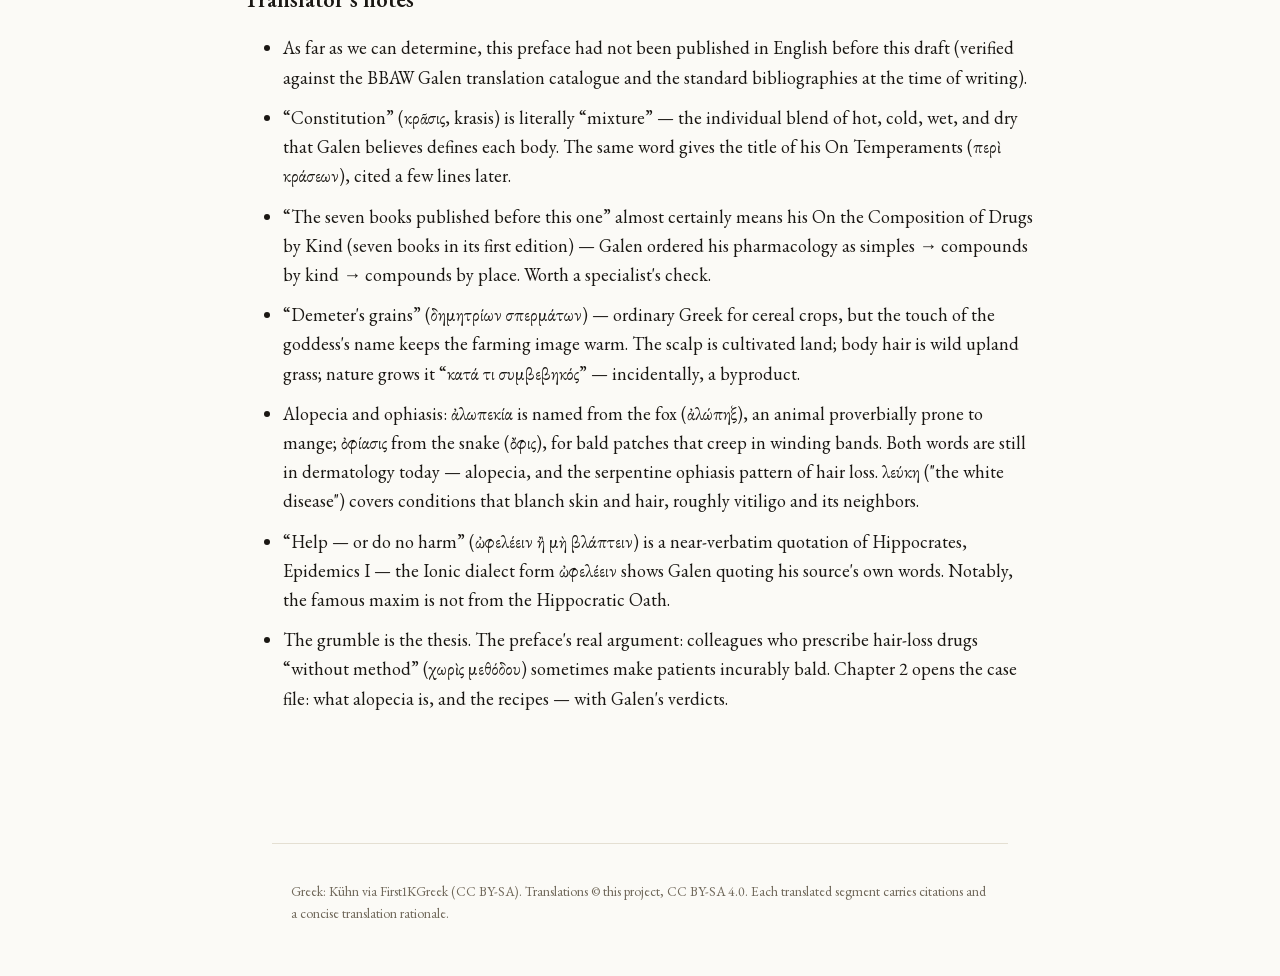
<file: translations/cml-1-1.html>
<!DOCTYPE html>
<html lang="en">
<head>
<meta charset="utf-8">
<meta name="viewport" content="width=device-width, initial-scale=1">
<meta http-equiv="refresh" content="0; url=chunk.html?id=cml-1-1">
<title>Drugs by Places I.1 — Pergamap</title>
<meta name="description" content="This translation has moved to its canonical schema-v2 packet view.">
<meta property="og:title" content="Drugs by Places I.1 — Pergamap">
<meta property="og:description" content="An AI-assisted project draft of Galen, Drugs by Places I.1, with source, citations, and translation rationale.">
<meta property="og:type" content="article">
<meta property="og:site_name" content="Pergamap">
<link rel="canonical" href="https://pergamap.com/translations/chunk?id=cml-1-1">
<link rel="icon" href="/favicon.svg" type="image/svg+xml">
<link rel="stylesheet" href="../style.css">
</head>
<body>
<main>
  <h1>This translation has moved</h1>
  <p><a href="chunk.html?id=cml-1-1">Continue to the schema-v2 translation packet.</a></p>
</main>
</body>
</html>
</file>
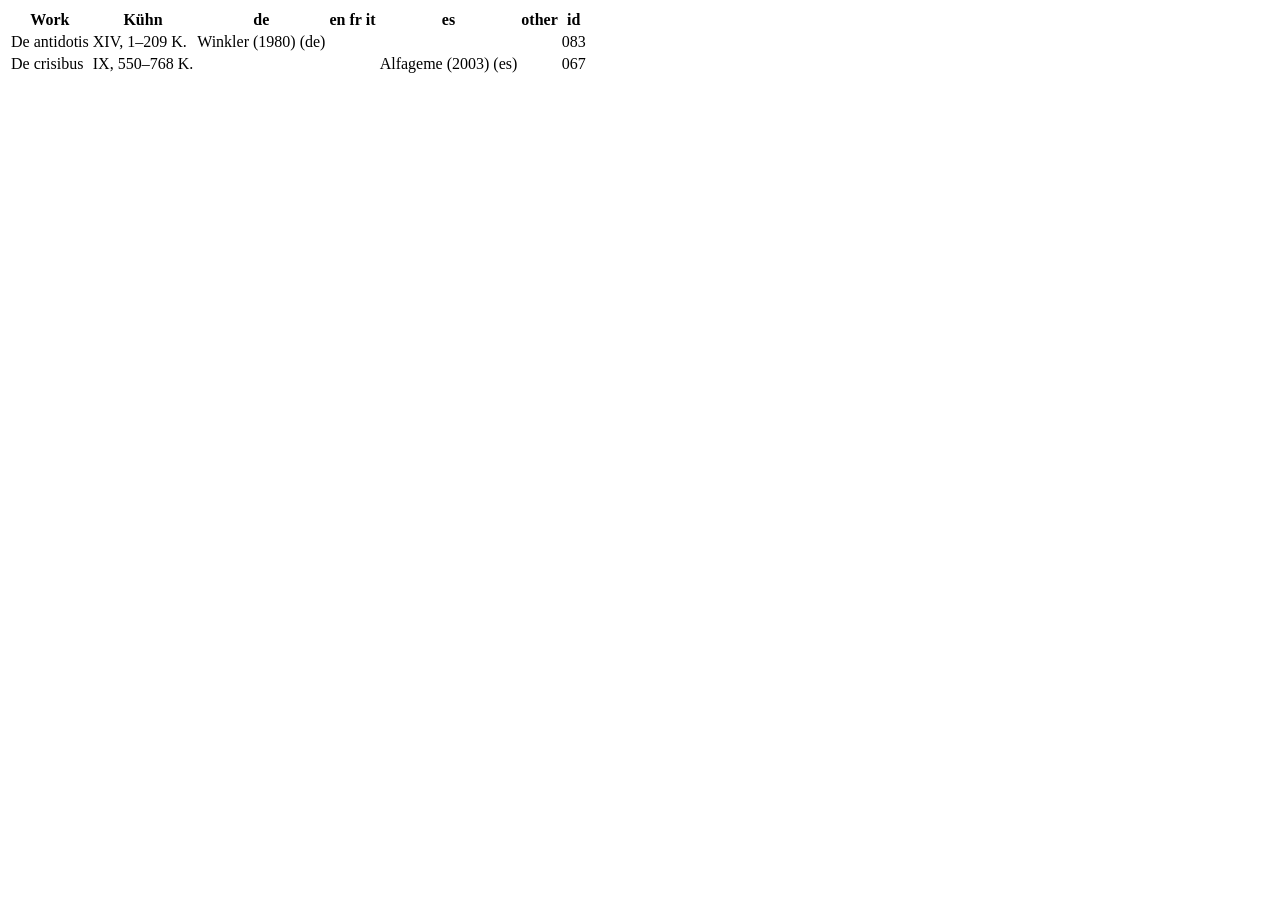
<file: tests/fixtures/bbaw-catalogue.html>
<!doctype html>
<html><body><table>
<tr><th>Work</th><th>Kühn</th><th>de</th><th>en</th><th>fr</th><th>it</th><th>es</th><th>other</th><th>id</th></tr>
<tr><td id="gtl3">De antidotis</td><td id="gq">XIV, 1–209 K.</td><td id="de">Winkler (1980) (de)</td><td id="en"> </td><td id="fr"> </td><td id="it"> </td><td id="es"> </td><td id="we"> </td><td id="fi">083</td></tr>
<tr><td id="gtl3">De crisibus</td><td id="gq">IX, 550–768 K.</td><td id="de"> </td><td id="en"> </td><td id="fr"> </td><td id="it"> </td><td id="es">Alfageme (2003) (es)</td><td id="we"> </td><td id="fi">067</td></tr>
</table></body></html>
</file>
<file: style.css>
@font-face {
  font-family: 'EB Garamond';
  font-style: normal;
  font-weight: 400;
  font-display: swap;
  src: url('assets/fonts/EBGaramond-400-greek-ext.woff2') format('woff2');
  unicode-range: U+1F00-1FFF;
}
@font-face {
  font-family: 'EB Garamond';
  font-style: normal;
  font-weight: 400;
  font-display: swap;
  src: url('assets/fonts/EBGaramond-400-greek.woff2') format('woff2');
  unicode-range: U+0370-0377, U+037A-037F, U+0384-038A, U+038C, U+038E-03A1, U+03A3-03FF;
}
@font-face {
  font-family: 'EB Garamond';
  font-style: normal;
  font-weight: 400;
  font-display: swap;
  src: url('assets/fonts/EBGaramond-400-latin-ext.woff2') format('woff2');
  unicode-range: U+0100-02BA, U+02BD-02C5, U+02C7-02CC, U+02CE-02D7, U+02DD-02FF, U+0304, U+0308, U+0329, U+1D00-1DBF, U+1E00-1E9F, U+1EF2-1EFF, U+2020, U+20A0-20AB, U+20AD-20C0, U+2113, U+2C60-2C7F, U+A720-A7FF;
}
@font-face {
  font-family: 'EB Garamond';
  font-style: normal;
  font-weight: 400;
  font-display: swap;
  src: url('assets/fonts/EBGaramond-400-latin.woff2') format('woff2');
  unicode-range: U+0000-00FF, U+0131, U+0152-0153, U+02BB-02BC, U+02C6, U+02DA, U+02DC, U+0304, U+0308, U+0329, U+2000-206F, U+20AC, U+2122, U+2191, U+2193, U+2212, U+2215, U+FEFF, U+FFFD;
}
@font-face {
  font-family: 'EB Garamond';
  font-style: normal;
  font-weight: 500;
  font-display: swap;
  src: url('assets/fonts/EBGaramond-500-greek-ext.woff2') format('woff2');
  unicode-range: U+1F00-1FFF;
}
@font-face {
  font-family: 'EB Garamond';
  font-style: normal;
  font-weight: 500;
  font-display: swap;
  src: url('assets/fonts/EBGaramond-500-greek.woff2') format('woff2');
  unicode-range: U+0370-0377, U+037A-037F, U+0384-038A, U+038C, U+038E-03A1, U+03A3-03FF;
}
@font-face {
  font-family: 'EB Garamond';
  font-style: normal;
  font-weight: 500;
  font-display: swap;
  src: url('assets/fonts/EBGaramond-500-latin-ext.woff2') format('woff2');
  unicode-range: U+0100-02BA, U+02BD-02C5, U+02C7-02CC, U+02CE-02D7, U+02DD-02FF, U+0304, U+0308, U+0329, U+1D00-1DBF, U+1E00-1E9F, U+1EF2-1EFF, U+2020, U+20A0-20AB, U+20AD-20C0, U+2113, U+2C60-2C7F, U+A720-A7FF;
}
@font-face {
  font-family: 'EB Garamond';
  font-style: normal;
  font-weight: 500;
  font-display: swap;
  src: url('assets/fonts/EBGaramond-500-latin.woff2') format('woff2');
  unicode-range: U+0000-00FF, U+0131, U+0152-0153, U+02BB-02BC, U+02C6, U+02DA, U+02DC, U+0304, U+0308, U+0329, U+2000-206F, U+20AC, U+2122, U+2191, U+2193, U+2212, U+2215, U+FEFF, U+FFFD;
}
@font-face {
  font-family: 'EB Garamond';
  font-style: normal;
  font-weight: 600;
  font-display: swap;
  src: url('assets/fonts/EBGaramond-600-greek-ext.woff2') format('woff2');
  unicode-range: U+1F00-1FFF;
}
@font-face {
  font-family: 'EB Garamond';
  font-style: normal;
  font-weight: 600;
  font-display: swap;
  src: url('assets/fonts/EBGaramond-600-greek.woff2') format('woff2');
  unicode-range: U+0370-0377, U+037A-037F, U+0384-038A, U+038C, U+038E-03A1, U+03A3-03FF;
}
@font-face {
  font-family: 'EB Garamond';
  font-style: normal;
  font-weight: 600;
  font-display: swap;
  src: url('assets/fonts/EBGaramond-600-latin-ext.woff2') format('woff2');
  unicode-range: U+0100-02BA, U+02BD-02C5, U+02C7-02CC, U+02CE-02D7, U+02DD-02FF, U+0304, U+0308, U+0329, U+1D00-1DBF, U+1E00-1E9F, U+1EF2-1EFF, U+2020, U+20A0-20AB, U+20AD-20C0, U+2113, U+2C60-2C7F, U+A720-A7FF;
}
@font-face {
  font-family: 'EB Garamond';
  font-style: normal;
  font-weight: 600;
  font-display: swap;
  src: url('assets/fonts/EBGaramond-600-latin.woff2') format('woff2');
  unicode-range: U+0000-00FF, U+0131, U+0152-0153, U+02BB-02BC, U+02C6, U+02DA, U+02DC, U+0304, U+0308, U+0329, U+2000-206F, U+20AC, U+2122, U+2191, U+2193, U+2212, U+2215, U+FEFF, U+FFFD;
}
@font-face {
  font-family: 'EB Garamond';
  font-style: italic;
  font-weight: 400;
  font-display: swap;
  src: url('assets/fonts/EBGaramond-400i-greek-ext.woff2') format('woff2');
  unicode-range: U+1F00-1FFF;
}
@font-face {
  font-family: 'EB Garamond';
  font-style: italic;
  font-weight: 400;
  font-display: swap;
  src: url('assets/fonts/EBGaramond-400i-greek.woff2') format('woff2');
  unicode-range: U+0370-0377, U+037A-037F, U+0384-038A, U+038C, U+038E-03A1, U+03A3-03FF;
}
@font-face {
  font-family: 'EB Garamond';
  font-style: italic;
  font-weight: 400;
  font-display: swap;
  src: url('assets/fonts/EBGaramond-400i-latin-ext.woff2') format('woff2');
  unicode-range: U+0100-02BA, U+02BD-02C5, U+02C7-02CC, U+02CE-02D7, U+02DD-02FF, U+0304, U+0308, U+0329, U+1D00-1DBF, U+1E00-1E9F, U+1EF2-1EFF, U+2020, U+20A0-20AB, U+20AD-20C0, U+2113, U+2C60-2C7F, U+A720-A7FF;
}
@font-face {
  font-family: 'EB Garamond';
  font-style: italic;
  font-weight: 400;
  font-display: swap;
  src: url('assets/fonts/EBGaramond-400i-latin.woff2') format('woff2');
  unicode-range: U+0000-00FF, U+0131, U+0152-0153, U+02BB-02BC, U+02C6, U+02DA, U+02DC, U+0304, U+0308, U+0329, U+2000-206F, U+20AC, U+2122, U+2191, U+2193, U+2212, U+2215, U+FEFF, U+FFFD;
}
@font-face {
  font-family: 'Amiri';
  font-style: normal;
  font-weight: 400;
  font-display: swap;
  src: url('assets/fonts/Amiri-400-arabic.woff2') format('woff2');
  unicode-range: U+0600-06FF, U+0750-077F, U+0870-088E, U+0890-0891, U+0897-08E1, U+08E3-08FF, U+200C-200E, U+2010-2011, U+204F, U+2E41, U+FB50-FDFF, U+FE70-FE74, U+FE76-FEFC, U+102E0-102FB, U+10E60-10E7E, U+10EC2-10EC4, U+10EFC-10EFF, U+1EE00-1EE03, U+1EE05-1EE1F, U+1EE21-1EE22, U+1EE24, U+1EE27, U+1EE29-1EE32, U+1EE34-1EE37, U+1EE39, U+1EE3B, U+1EE42, U+1EE47, U+1EE49, U+1EE4B, U+1EE4D-1EE4F, U+1EE51-1EE52, U+1EE54, U+1EE57, U+1EE59, U+1EE5B, U+1EE5D, U+1EE5F, U+1EE61-1EE62, U+1EE64, U+1EE67-1EE6A, U+1EE6C-1EE72, U+1EE74-1EE77, U+1EE79-1EE7C, U+1EE7E, U+1EE80-1EE89, U+1EE8B-1EE9B, U+1EEA1-1EEA3, U+1EEA5-1EEA9, U+1EEAB-1EEBB, U+1EEF0-1EEF1;
}
@font-face {
  font-family: 'Amiri';
  font-style: normal;
  font-weight: 700;
  font-display: swap;
  src: url('assets/fonts/Amiri-700-arabic.woff2') format('woff2');
  unicode-range: U+0600-06FF, U+0750-077F, U+0870-088E, U+0890-0891, U+0897-08E1, U+08E3-08FF, U+200C-200E, U+2010-2011, U+204F, U+2E41, U+FB50-FDFF, U+FE70-FE74, U+FE76-FEFC, U+102E0-102FB, U+10E60-10E7E, U+10EC2-10EC4, U+10EFC-10EFF, U+1EE00-1EE03, U+1EE05-1EE1F, U+1EE21-1EE22, U+1EE24, U+1EE27, U+1EE29-1EE32, U+1EE34-1EE37, U+1EE39, U+1EE3B, U+1EE42, U+1EE47, U+1EE49, U+1EE4B, U+1EE4D-1EE4F, U+1EE51-1EE52, U+1EE54, U+1EE57, U+1EE59, U+1EE5B, U+1EE5D, U+1EE5F, U+1EE61-1EE62, U+1EE64, U+1EE67-1EE6A, U+1EE6C-1EE72, U+1EE74-1EE77, U+1EE79-1EE7C, U+1EE7E, U+1EE80-1EE89, U+1EE8B-1EE9B, U+1EEA1-1EEA3, U+1EEA5-1EEA9, U+1EEAB-1EEBB, U+1EEF0-1EEF1;
}
:root {
  --bg: #fbfaf6;
  --bg2: #f2efe7;
  --text: #1a1713;
  --muted: #6f6759;
  --accent: #9e2b1e;
  --accent-soft: #f6e3dd;
  --border: #e4dfd2;
  --good: #2c6e49;
  --good-soft: #e2efe7;
  --warn: #7d570b;
  --warn-soft: #f5ecd7;
  --none: #9e2b1e;
  --none-soft: #f6e3dd;
  --unk: #6f6759;
  --unk-soft: #edeae1;
  --serif: 'EB Garamond', 'Iowan Old Style', Palatino, Georgia, serif;
  --sans: -apple-system, BlinkMacSystemFont, 'Segoe UI', Roboto, sans-serif;
  --arabic: 'Amiri', 'Geeza Pro', 'Noto Naskh Arabic', 'Times New Roman', serif;
}
@media (prefers-color-scheme: dark) {
  :root {
    --bg: #1b1916;
    --bg2: #232019;
    --text: #e9e4da;
    --muted: #a39c8f;
    --accent: #e0785f;
    --accent-soft: #3a241e;
    --border: #38332a;
    --good: #7fc8a0;
    --good-soft: #22352b;
    --warn: #e0b45f;
    --warn-soft: #382f1c;
    --none: #e0785f;
    --none-soft: #3a241e;
    --unk: #a39c8f;
    --unk-soft: #2a2822;
  }
}
* { box-sizing: border-box; }
body {
  margin: 0;
  background: var(--bg);
  color: var(--text);
  font-family: var(--serif);
  line-height: 1.62;
  font-size: 18px;
  font-variant-numeric: oldstyle-nums proportional-nums;
  -webkit-font-smoothing: antialiased;
}
header.site {
  border-bottom: 1px solid var(--border);
  padding: 0.9rem 1.2rem;
  display: flex; flex-wrap: wrap; align-items: baseline; gap: 0.4rem 1.4rem;
}
header.site .brand {
  font-family: var(--serif); font-weight: 600;
  letter-spacing: 0.12em; font-size: 1.3rem; line-height: 1;
  color: var(--text); text-decoration: none; text-transform: lowercase;
}
header.site .brand span { color: var(--accent); }
header.site nav { display: flex; flex-wrap: wrap; gap: 1.1rem; font-size: 0.95rem;
  font-family: var(--sans); }
header.site nav a { color: var(--muted); text-decoration: none; }
header.site nav a:hover, header.site nav a.here { color: var(--accent); }
a:focus-visible, button:focus-visible, input:focus-visible, summary:focus-visible {
  outline: 3px solid var(--accent); outline-offset: 3px;
}
main { max-width: 46rem; margin: 0 auto; padding: 2.2rem 1.2rem 4rem; }
main.wide { max-width: 72rem; }
h1 { font-size: clamp(2.1rem, 4.5vw, 2.9rem); font-weight: 600; line-height: 1.12; letter-spacing: -0.012em; margin: 0 0 0.7rem; text-wrap: balance; }
h2 { font-size: 1.45rem; font-weight: 600; line-height: 1.2; margin-top: 2.4rem; }
h3 { font-size: 1.1rem; }
a { color: var(--accent); }
p.lead { font-size: 1.22rem; font-style: italic; color: var(--muted); margin-top: 0; line-height: 1.55; text-wrap: pretty; }
.stats { display: grid; grid-template-columns: repeat(auto-fit, minmax(150px, 1fr)); gap: 0.8rem; margin: 1.8rem 0; }
.stat { background: var(--bg2); border: 1px solid var(--border); border-radius: 8px; padding: 0.9rem 1rem; }
.stat b { display: block; font-size: 1.7rem; line-height: 1.2; color: var(--accent); }
.stat span { font-size: 0.85rem; color: var(--muted);
  font-family: var(--sans); }
.card { background: var(--bg2); border: 1px solid var(--border); border-radius: 10px; padding: 1.2rem 1.4rem; margin: 1.4rem 0; }
.card h3 { margin-top: 0; }
.chip { display: inline-block; padding: 0.1rem 0.55rem; border-radius: 99px; font-size: 0.78rem;
  font-family: var(--sans); white-space: nowrap; }
.chip.none { background: var(--none-soft); color: var(--none); }
.chip.full { background: var(--good-soft); color: var(--good); }
.chip.partial { background: var(--warn-soft); color: var(--warn); }
.chip.unknown { background: var(--unk-soft); color: var(--unk); }
.conf { font-size: 0.72rem; color: var(--muted); font-family: var(--sans); }
/* corpus table */
.controls { display: flex; flex-wrap: wrap; gap: 0.6rem; margin: 1.2rem 0;
  font-family: var(--sans); }
.controls input[type=search] {
  flex: 1 1 220px; padding: 0.45rem 0.7rem; border: 1px solid var(--border); border-radius: 8px;
  background: var(--bg2); color: var(--text); font-size: 0.95rem;
}
.controls button {
  padding: 0.4rem 0.8rem; border: 1px solid var(--border); border-radius: 99px;
  background: var(--bg2); color: var(--muted); font-size: 0.85rem; cursor: pointer;
}
.controls button.on { background: var(--accent); border-color: var(--accent); color: var(--bg); }
.tablewrap { overflow: auto; max-height: 78vh; border: 1px solid var(--border); border-radius: 10px; }
table { border-collapse: collapse; width: 100%; min-width: 760px; font-size: 0.95rem; }
caption { text-align: left; padding: 0.7rem 0.9rem; color: var(--muted); background: var(--bg2);
  font-family: var(--sans); font-size: 0.85rem; }
th { position: sticky; top: 0; z-index: 2; text-align: left; font-family: var(--sans);
  font-size: 0.78rem; text-transform: uppercase; letter-spacing: 0.05em; color: var(--muted);
  padding: 0.7rem 0.9rem; border-bottom: 1px solid var(--border); background: var(--bg2); }
td { padding: 0.65rem 0.9rem; border-bottom: 1px solid var(--border); vertical-align: top; font-variant-numeric: tabular-nums lining-nums; }
tr:last-child td { border-bottom: none; }
tr.catalogue-highlight td { background: var(--accent-soft); }
td .lat { color: var(--muted); font-style: italic; font-size: 0.88rem; }
td .ref { color: var(--muted); font-size: 0.82rem; display: block; margin-top: 0.15rem; }
.bbaw-other { min-width: 22rem; color: var(--muted); font-size: 0.82rem; }
/* translation page */
.pair { display: grid; grid-template-columns: 1fr 1fr; gap: 1.2rem 2rem; margin: 1.6rem 0; }
@media (max-width: 720px) { .pair { grid-template-columns: 1fr; } }
.grc { font-size: 1.02rem; line-height: 1.75; }
.grc .kp { color: var(--accent); font-size: 0.75rem; font-family: var(--sans); user-select: none; }
.eng { line-height: 1.7; }
.notes li { margin-bottom: 0.7rem; }
.crumb { font-size: 0.85rem; color: var(--muted);
  font-family: var(--sans); }
footer.site { border-top: 1px solid var(--border); margin-top: 3rem; padding: 1.4rem 1.2rem 2.4rem;
  color: var(--muted); font-size: 0.85rem; max-width: 46rem; margin-left: auto; margin-right: auto; }
.notice { border-left: 3px solid var(--accent); padding: 0.2rem 0 0.2rem 1rem; color: var(--muted); margin: 1.6rem 0; }
.medical-warning { background: var(--warn-soft); border-color: var(--warn); color: var(--text); padding: 0.65rem 1rem; }
.medical-warning p { margin: 0; }
.error { color: var(--none); }
.feature { background: var(--bg2); border: 1px solid var(--border); border-radius: 12px; padding: 1.4rem 1.6rem; margin: 2rem 0; }
.feature-kicker { font-family: var(--sans);
  font-size: 0.78rem; text-transform: uppercase; letter-spacing: 0.08em; color: var(--accent); margin: 0 0 0.2rem; }
.feature-h { margin: 0 0 0.7rem; font-size: 1.4rem; line-height: 1.25; }
.feature p { margin: 0.6rem 0 0; }
details.trace { margin: 0.4rem 0 0; font-size: 0.88rem; color: var(--muted); }
details.trace summary { cursor: pointer; color: var(--accent);
  font-family: var(--sans); font-size: 0.8rem; }
details.trace div { border-left: 3px solid var(--border); padding: 0.3rem 0 0.3rem 0.9rem;
  margin-top: 0.4rem; white-space: pre-wrap; }
.eng .todo { color: var(--muted); font-style: italic; }
.seg-note { font-size: 0.88rem; color: var(--muted); margin-top: 0.4rem; }
.witnesses { display: grid; grid-template-columns: 1fr 1fr; gap: 1.2rem 1.6rem; margin: 1.6rem 0; }
@media (max-width: 720px) { .witnesses { grid-template-columns: 1fr; } }
.wit { background: var(--bg2); border: 1px solid var(--border); border-radius: 10px; padding: 1rem 1.2rem; }
.wit h3 { margin: 0 0 0.2rem; font-size: 1rem; }
.wit .prov, .prov { font-size: 0.8rem; color: var(--muted);
  font-family: var(--sans); margin-bottom: 0.7rem; }
.grc, .ara { font-size: 1.12rem; line-height: 1.8; }
.ara { font-size: 1.28rem; line-height: 2.05; }
[lang="ar"] { font-family: var(--arabic); }
.ara { direction: rtl; text-align: right; font-family: var(--arabic); }
.translit { font-size: 0.9rem; color: var(--muted); font-style: italic; margin-top: 0.5rem; line-height: 1.6; }
.verdict { background: var(--accent-soft); border-left: 3px solid var(--accent); border-radius: 0 8px 8px 0; padding: 1rem 1.2rem; margin: 1.8rem 0; }
.translation-label { margin-bottom: 0.3rem; }
.eng-final { font-size: 1.25rem; line-height: 1.7; margin: 0.4rem 0; }
.crux { background: var(--good-soft); border: 1px solid var(--border); border-radius: 10px; padding: 1rem 1.2rem; margin: 1.4rem 0; }
.crux b { color: var(--good); }

/* transmission map */
main.map-page { max-width: 92rem; }
.map-page > h1 { font-size: clamp(2.35rem, 5vw, 4.6rem); max-width: 13ch; letter-spacing: -0.035em; }
.map-page > .lead { max-width: 65rem; }
.eyebrow, .context-relation {
  margin: 0 0 0.35rem; color: var(--accent); font: 700 0.72rem/1.3 var(--sans);
  letter-spacing: 0.11em; text-transform: uppercase;
}
.map-stats { max-width: 68rem; }
.map-key {
  display: flex; flex-wrap: wrap; gap: 0.65rem 1.35rem; align-items: center; margin: 1.2rem 0 1.8rem;
  color: var(--muted); font: 0.78rem/1.4 var(--sans);
}
.map-key span { display: inline-flex; align-items: center; gap: 0.45rem; }
.key-line { width: 2.2rem; border-top: 2px solid var(--accent); }
.key-line.uncertainty { border-top-style: dashed; }
.key-line.influence { border-top-style: dashed; border-color: var(--muted); }
.key-dot { width: 0.65rem; height: 0.65rem; border-radius: 50%; background: var(--good); }
.map-explorer {
  margin: 2rem 0 3.5rem; border: 1px solid var(--border); border-radius: 16px; background: var(--bg2); overflow: hidden;
  box-shadow: 0 18px 60px color-mix(in srgb, var(--text) 7%, transparent);
}
.map-controls {
  display: grid; grid-template-columns: minmax(15rem, 1fr) minmax(15rem, 1.2fr); gap: 0.55rem 1.5rem; align-items: end;
  padding: 1.2rem 1.35rem; border-bottom: 1px solid var(--border); background: var(--bg);
}
.map-controls h2 { margin: 0; }
.map-controls p { margin: 0.2rem 0 0; }
.search-label { color: var(--muted); font: 600 0.78rem/1.2 var(--sans); }
.map-controls input[type=search] {
  grid-column: 2; width: 100%; padding: 0.68rem 0.8rem; border: 1px solid var(--border); border-radius: 9px;
  background: var(--bg2); color: var(--text); font-size: 1rem;
}
.controls.compact { grid-column: 1 / -1; margin: 0.35rem 0 0; }
.map-workspace { display: grid; grid-template-columns: minmax(16rem, 20rem) minmax(0, 1fr); min-height: 42rem; }
.map-index { border-right: 1px solid var(--border); background: var(--bg); }
.map-list { max-height: 52rem; overflow-y: auto; padding: 0.65rem; scrollbar-color: var(--border) transparent; }
.map-list-item {
  display: block; width: 100%; padding: 0.72rem 0.75rem; border: 1px solid transparent; border-radius: 9px; text-align: left;
  background: transparent; color: var(--text); cursor: pointer; font: inherit;
}
.map-list-item:hover { background: var(--bg2); border-color: var(--border); }
.map-list-item.selected { background: var(--accent-soft); border-color: color-mix(in srgb, var(--accent) 38%, var(--border)); }
.map-list-item strong { display: block; font-size: 0.92rem; line-height: 1.25; }
.map-list-latin { display: block; margin-top: 0.12rem; color: var(--muted); font-size: 0.78rem; font-style: italic; line-height: 1.3; }
.map-list-badges { display: flex; flex-wrap: wrap; gap: 0.3rem; margin-top: 0.45rem; }
.mini-badge, .local-marker {
  display: inline-flex; width: fit-content; padding: 0.08rem 0.42rem; border-radius: 99px; color: var(--muted); background: var(--unk-soft);
  font: 600 0.65rem/1.4 var(--sans);
}
.mini-badge.arabic { color: var(--accent); background: var(--accent-soft); }
.mini-badge.later { color: var(--good); background: var(--good-soft); }
.mini-badge.quiet { font-weight: 400; }
.empty-map { padding: 0.8rem; color: var(--muted); font-size: 0.9rem; }
.map-branch { min-width: 0; padding: 1.35rem; }
.branch-heading { display: flex; justify-content: space-between; gap: 1rem 2rem; align-items: flex-start; }
.branch-heading h2 { margin: 0; font-size: clamp(1.45rem, 3vw, 2.15rem); }
.branch-subtitle { margin: 0.35rem 0 0; color: var(--muted); font-style: italic; }
.branch-links, .detail-links { display: flex; flex-wrap: wrap; gap: 0.45rem 0.75rem; }
.branch-links { justify-content: flex-end; }
.branch-links a, .detail-links a {
  display: inline-flex; padding: 0.32rem 0.58rem; border: 1px solid var(--border); border-radius: 7px; background: var(--bg);
  font: 600 0.72rem/1.35 var(--sans); text-decoration: none;
}
.transmission-caveat {
  margin: 1.15rem 0 0; padding: 0.75rem 0.9rem; border-left: 4px solid var(--warn); border-radius: 0 8px 8px 0;
  background: var(--warn-soft); color: var(--text); font-size: 0.84rem; line-height: 1.5;
}
.tree-stages {
  display: grid; grid-template-columns: minmax(8rem, 0.75fr) minmax(9rem, 0.9fr) minmax(14rem, 1.35fr) minmax(10rem, 1fr);
  grid-template-areas: "source composition tradition empty" "source composition arabic later";
  gap: 1.1rem 1.25rem; margin-top: 1.7rem; align-items: start;
}
.tree-stage { position: relative; min-width: 0; }
.stage-source { grid-area: source; }
.stage-composition { grid-area: composition; align-self: stretch; }
.stage-tradition { grid-area: tradition; }
.stage-arabic { grid-area: arabic; }
.stage-later { grid-area: later; }
.stage-composition::before, .stage-tradition::before, .stage-arabic::before, .stage-later::before {
  content: ""; position: absolute; left: -1.25rem; top: 2.5rem; width: 1.25rem; border-top: 2px solid var(--accent);
}
.stage-composition::after {
  content: ""; position: absolute; right: -0.65rem; top: 2.5rem; height: calc(50% + 1.25rem); border-right: 2px solid var(--accent);
}
.stage-tradition::before, .stage-arabic::before { left: -1.9rem; width: 1.9rem; }
.stage-arabic::before { border-top-style: dashed; }
.tree-stage > header { min-height: 3.5rem; padding-bottom: 0.7rem; border-bottom: 1px solid var(--border); }
.tree-stage > header span { display: block; color: var(--muted); font: 0.68rem/1.2 var(--sans); }
.tree-stage > header b { font-size: 0.93rem; }
.tree-nodes { position: relative; display: grid; gap: 0.72rem; padding-top: 0.85rem; }
.tree-nodes:has(.tree-node:nth-child(2))::before {
  content: ""; position: absolute; left: -0.52rem; top: 1.55rem; bottom: 1.55rem; border-left: 1px solid var(--accent);
}
.tree-node {
  position: relative; display: flex; flex-direction: column; gap: 0.2rem; width: 100%; min-height: 6.4rem; padding: 0.78rem;
  border: 1px solid var(--border); border-radius: 10px; text-align: left; background: var(--bg); color: var(--text); cursor: pointer;
  font: inherit; box-shadow: 0 4px 18px color-mix(in srgb, var(--text) 5%, transparent);
}
.tree-node::before { content: ""; position: absolute; left: -0.53rem; top: 50%; width: 0.53rem; border-top: 1px solid var(--accent); }
.tree-node:hover { border-color: var(--accent); transform: translateY(-1px); }
.tree-node.selected { border-color: var(--accent); box-shadow: 0 0 0 2px var(--accent-soft); }
.tree-node.arabic { border-left: 4px solid var(--accent); }
.tree-node.route-uncertain { border-top-style: dashed; border-right-style: dashed; border-bottom-style: dashed; }
.tree-node.route-uncertain::before { border-top-style: dashed; }
.tree-node.hebrew { border-left: 4px solid var(--warn); }
.tree-node.latin { border-left: 4px solid var(--good); }
.tree-node.english, .tree-node.german, .tree-node.multilingual { border-left: 4px solid var(--muted); }
.tree-relation { color: var(--accent); font: 700 0.63rem/1.2 var(--sans); text-transform: uppercase; letter-spacing: 0.06em; }
.tree-node strong { font-size: 0.92rem; line-height: 1.25; }
.tree-subtitle { color: var(--muted); font-size: 0.74rem; line-height: 1.3; }
.tree-route {
  margin-top: 0.25rem; padding: 0.3rem 0.4rem; border-radius: 5px; background: var(--accent-soft); color: var(--accent);
  font: 700 0.65rem/1.35 var(--sans);
}
.local-marker { margin-top: auto; color: var(--good); background: var(--good-soft); }
.tree-empty { margin: 0; padding: 0.78rem; border: 1px dashed var(--border); border-radius: 10px; color: var(--muted); font-size: 0.76rem; line-height: 1.4; }
.node-detail {
  display: grid; grid-template-columns: minmax(11rem, 0.7fr) minmax(18rem, 1.6fr) minmax(12rem, 1fr); gap: 0.7rem 1.2rem;
  margin-top: 1.5rem; padding: 1rem 1.15rem; border: 1px solid var(--border); border-radius: 11px; background: var(--bg);
}
.node-detail .eyebrow { grid-column: 1; margin: 0; }
.node-detail h3 { grid-column: 1; margin: 0; }
.node-detail > p:not(.eyebrow) { grid-column: 2; grid-row: 1 / span 2; margin: 0; color: var(--muted); font-size: 0.88rem; }
.node-detail .detail-links { grid-column: 3; grid-row: 1 / span 2; align-content: start; }
.detail-primary { color: var(--bg) !important; background: var(--accent) !important; border-color: var(--accent) !important; }
.context-grid { display: grid; grid-template-columns: repeat(4, minmax(0, 1fr)); gap: 0.85rem; margin: 1.2rem 0 2.5rem; }
.context-card { position: relative; padding: 1rem 1.05rem 1.1rem; border: 1px dashed var(--muted); border-radius: 11px; background: var(--bg2); }
.context-card::before { content: ""; display: block; width: 2.4rem; margin: -1.15rem 0 0.8rem; border-top: 2px dashed var(--muted); }
.context-card h3 { margin: 0; }
.context-card p { font-size: 0.86rem; }
.context-card .context-date { margin: 0.25rem 0 0.65rem; color: var(--muted); font: 0.72rem/1.4 var(--sans); }
.source-grid { display: grid; grid-template-columns: repeat(auto-fit, minmax(15rem, 1fr)); gap: 0.65rem; margin-top: 1rem; }
.source-card { display: flex; flex-direction: column; padding: 0.8rem 0.9rem; border: 1px solid var(--border); border-radius: 9px; background: var(--bg2); text-decoration: none; }
.source-card:hover { border-color: var(--accent); }
.source-card strong { color: var(--text); font-size: 0.84rem; line-height: 1.35; }
.source-card span { margin-top: 0.25rem; color: var(--muted); font: 0.7rem/1.35 var(--sans); }

@media (max-width: 1100px) {
  .tree-stages { grid-template-columns: minmax(0, 1fr); grid-template-areas: "source" "composition" "tradition" "arabic" "later"; gap: 1rem; }
  .stage-composition::after { display: none; }
  .stage-composition::before, .stage-tradition::before, .stage-arabic::before, .stage-later::before {
    left: 1rem; top: -1rem; width: 0; height: 1rem; border-top: 0; border-left: 2px solid var(--accent);
  }
  .stage-arabic::before { border-left-style: dashed; }
  .context-grid { grid-template-columns: repeat(2, minmax(0, 1fr)); }
  .node-detail { grid-template-columns: 1fr 2fr; }
  .node-detail .detail-links { grid-column: 1 / -1; grid-row: auto; }
}
@media (max-width: 760px) {
  main.map-page { padding-top: 1.5rem; }
  .map-controls { grid-template-columns: 1fr; }
  .search-label, .map-controls input[type=search] { grid-column: 1; }
  .map-workspace { grid-template-columns: minmax(0, 1fr); }
  .map-index { border-right: 0; border-bottom: 1px solid var(--border); }
  .map-list { display: flex; gap: 0.5rem; max-height: none; overflow-x: auto; }
  .map-list-item { flex: 0 0 14rem; }
  .branch-heading { display: block; }
  .branch-links { justify-content: flex-start; margin-top: 0.8rem; }
  .node-detail { grid-template-columns: minmax(0, 1fr); }
  .node-detail .eyebrow, .node-detail h3, .node-detail > p:not(.eyebrow), .node-detail .detail-links { grid-column: 1; grid-row: auto; }
  .context-grid { grid-template-columns: 1fr; }
}

/* ---- reading apparatus: Kuhn anchors live in the margin on wide screens ---- */
.kp { color: var(--accent); font-family: var(--sans); font-variant-numeric: tabular-nums lining-nums; }
@media (min-width: 1180px) {
  main.apparatus { max-width: 52rem; }
  main.apparatus .pair, main.apparatus .grc { position: relative; }
  main.apparatus .kp {
    position: absolute; left: -5.6rem; width: 4.6rem; text-align: right;
    font-size: 0.72rem; letter-spacing: 0.02em; padding-top: 0.35em; user-select: none;
  }
}

/* ---- rubricated initial ---- */
.dropcap::first-letter {
  float: left; font-size: 3.1em; line-height: 0.82; padding: 0.04em 0.1em 0 0;
  color: var(--accent); font-weight: 500;
}

/* ---- asterismos divider ---- */
.divider { border: 0; margin: 2.6rem auto 2.2rem; text-align: center; }
.divider::before { content: "\2042"; color: var(--muted); font-size: 1.1rem; letter-spacing: 0.4em; }

/* ---- the shelf: one spine per work ---- */
.shelf-wrap { margin: 2rem 0 0.6rem; }
@media (min-width: 1080px) {
  .shelf-wrap { margin-left: -6rem; margin-right: -6rem; }
}
.shelf {
  display: flex; align-items: flex-end; gap: 2px; flex-wrap: wrap;
  padding: 0 0.2rem 0.55rem; border-bottom: 3px solid var(--text); min-height: 96px;
}
.spine {
  display: inline-block; width: 6px; border-radius: 1.5px 1.5px 0 0;
  background: var(--unk); opacity: 0.92; cursor: pointer;
  transition: transform 120ms ease, opacity 120ms ease;
}
.spine.none { background: var(--accent); }
.spine.partial { background: var(--warn); }
.spine.full { background: var(--good); }
.spine.unknown { background: var(--unk); opacity: 0.78; }
.spine:hover, .spine:focus-visible { transform: translateY(-5px); opacity: 1; }
.shelf-legend {
  display: flex; flex-wrap: wrap; gap: 0.4rem 1.3rem; margin-top: 0.7rem;
  color: var(--muted); font-family: var(--sans); font-size: 0.82rem;
}
.shelf-legend span { display: inline-flex; align-items: center; gap: 0.45rem; }
.shelf-legend i { width: 0.62rem; height: 0.62rem; border-radius: 2px; }
.shelf-legend .k-none { background: var(--accent); }
.shelf-legend .k-partial { background: var(--warn); }
.shelf-legend .k-full { background: var(--good); }
.shelf-legend .k-unknown { background: var(--unk); opacity: 0.78; }
.shelf-caption { margin-top: 1rem; font-size: 1.05rem; }
.shelf-caption b { color: var(--accent); font-weight: 600; }

/* ---- library view tabs ---- */
.viewtabs {
  display: flex; flex-wrap: wrap; gap: 0.4rem; margin: 1.4rem 0 1.6rem;
  border-bottom: 1px solid var(--border); font-family: var(--sans);
}
.viewtabs a {
  padding: 0.5rem 0.95rem 0.6rem; color: var(--muted); text-decoration: none;
  border: 1px solid transparent; border-bottom: 0; border-radius: 9px 9px 0 0;
  font-size: 0.95rem; margin-bottom: -1px;
}
.viewtabs a:hover { color: var(--accent); }
.viewtabs a[aria-current="true"] {
  color: var(--accent); background: var(--bg); border-color: var(--border);
  border-bottom: 1px solid var(--bg); font-weight: 600;
}
.view[hidden] { display: none; }

/* ---- texts index ---- */
.textlist { display: grid; gap: 1rem; margin: 1.8rem 0; }
.textcard {
  display: block; padding: 1.15rem 1.3rem; border: 1px solid var(--border); border-radius: 11px;
  background: var(--bg2); text-decoration: none; color: var(--text);
}
.textcard:hover { border-color: var(--accent); }
.textcard h3 { margin: 0 0 0.15rem; font-size: 1.18rem; }
.textcard .lat { font-style: italic; color: var(--muted); }
.textcard p { margin: 0.45rem 0 0; color: var(--muted); font-size: 0.95rem; }
.textcard .chip { float: right; margin-left: 0.8rem; }

/* ---- colophon ---- */
.colophon {
  margin-top: 1.1rem; padding-top: 1rem; border-top: 1px solid var(--border);
  font-family: var(--serif); font-style: italic; font-size: 0.92rem;
}
.colophon::before { content: "\2766"; font-style: normal; color: var(--accent); margin-right: 0.55rem; }

@media (prefers-reduced-motion: reduce) {
  .spine { transition: none; }
  .spine:hover, .spine:focus-visible, .tree-node:hover { transform: none; }
}

/* zcorner (unlisted working page) */
.locus { border-top: 1px solid var(--border); padding-top: 1.2rem; margin-top: 1.8rem; }
.locus h3 { margin: 0 0 0.2rem; }
.ask { background: var(--bg2); border-radius: 8px; padding: 0.7rem 1rem; font-size: 0.95rem; font-family: var(--sans); }
.tag { font-family: var(--sans); font-size: 0.75rem; text-transform: uppercase; letter-spacing: 0.08em; color: var(--accent); }
</file>
